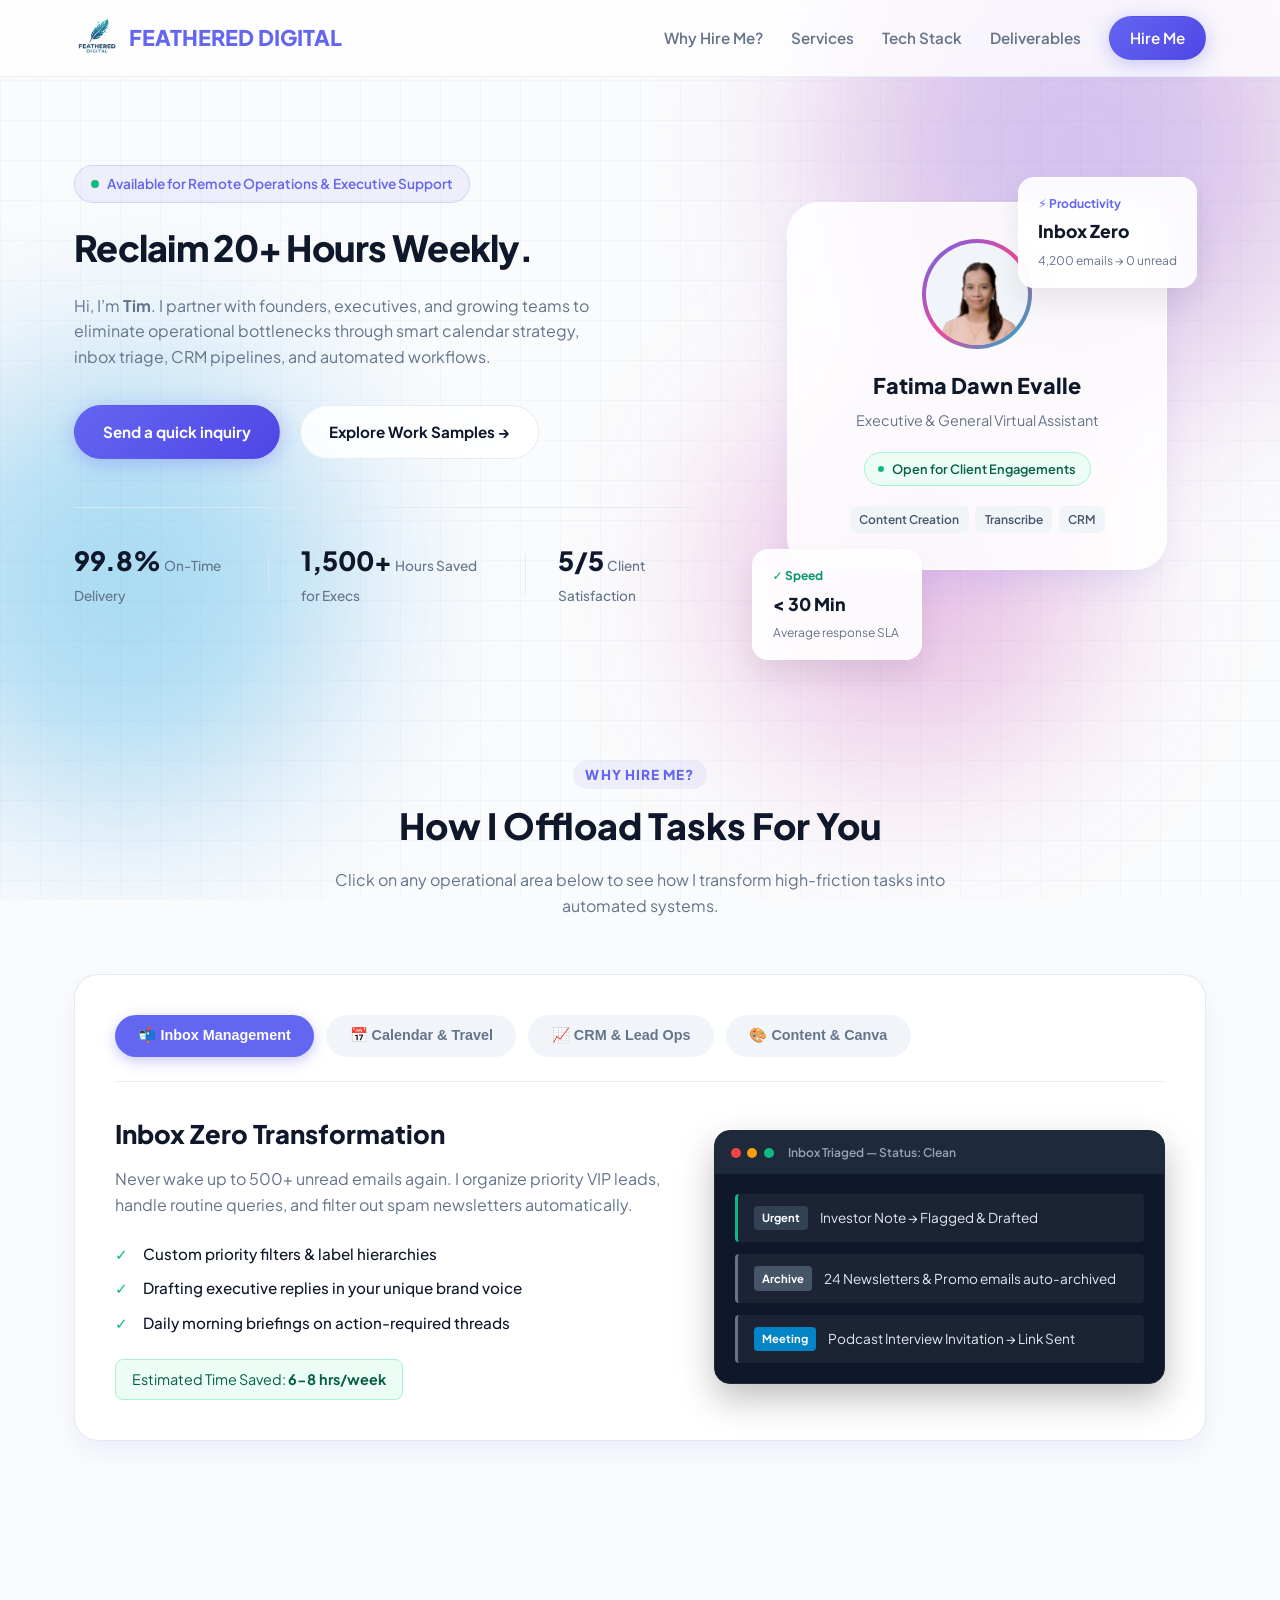
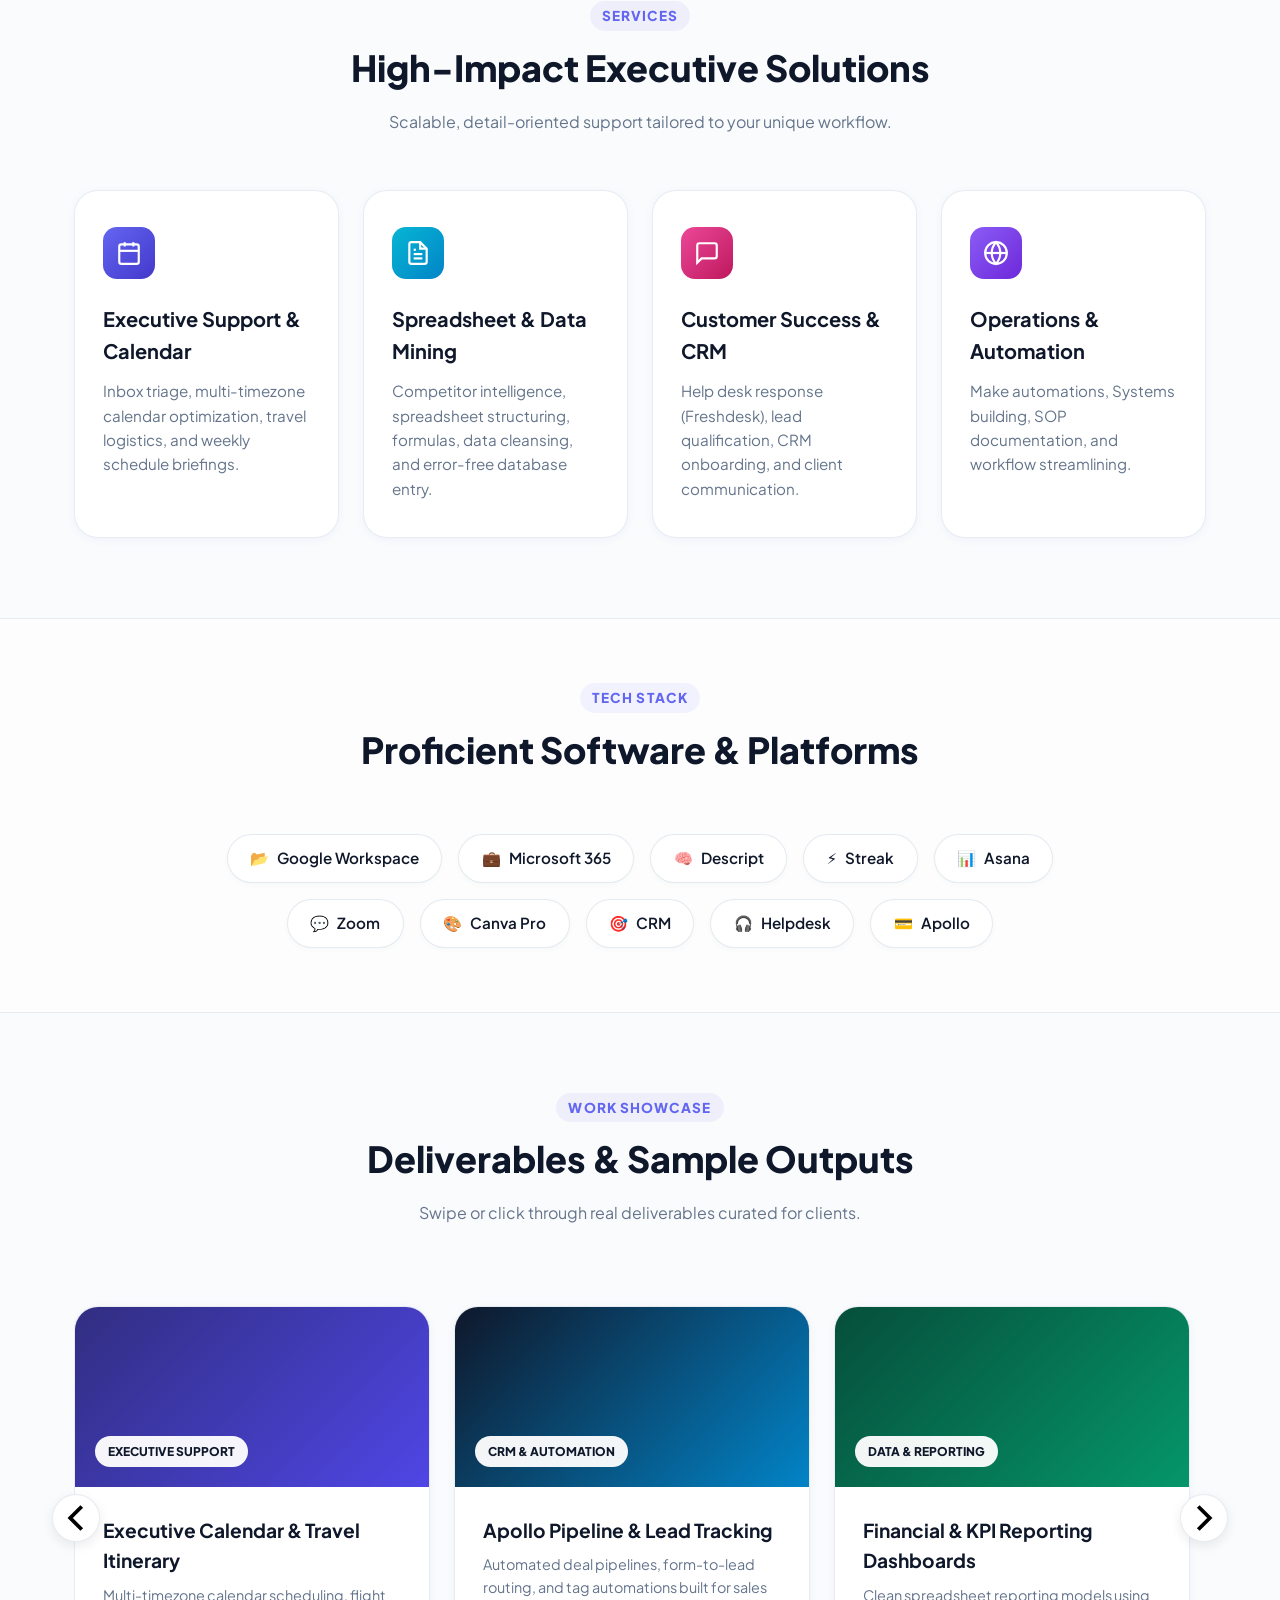
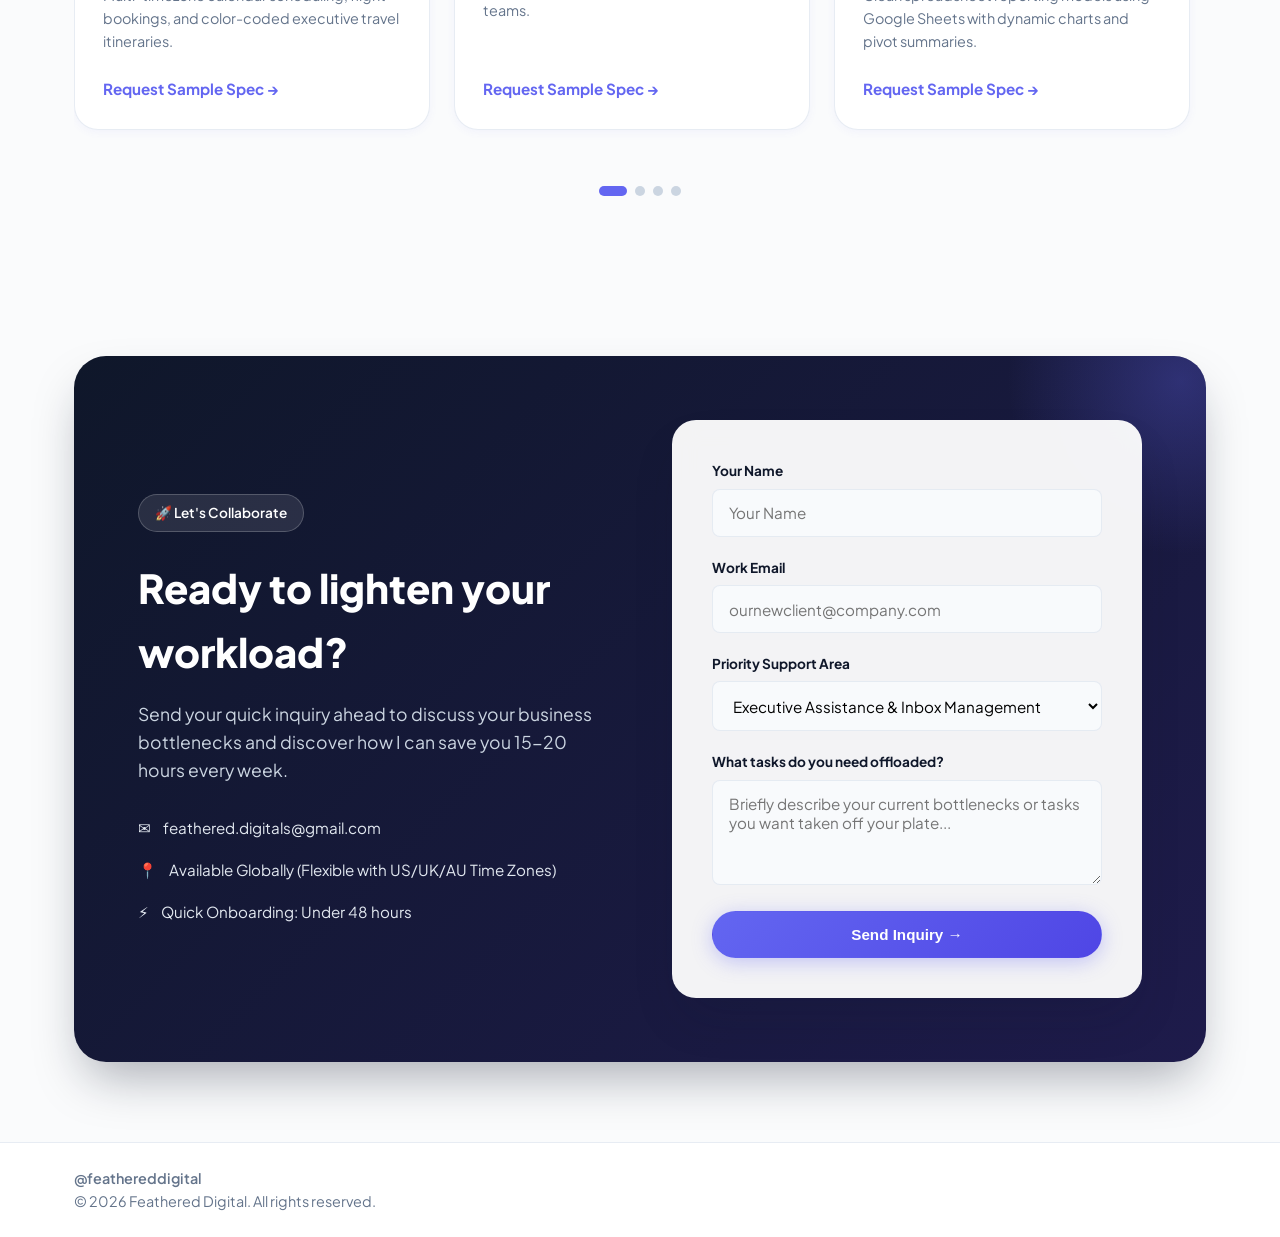
<file: index.html>
<!DOCTYPE html>
<html lang="en">
<head>
  <meta charset="UTF-8" />
  <meta name="viewport" content="width=device-width, initial-scale=1.0" />
  <title>Fatima Dawn Evalle | High-Impact Virtual Assistant</title>
  <link rel="stylesheet" href="style4.css" />
  <link rel="preconnect" href="https://fonts.googleapis.com">
  <link rel="preconnect" href="https://fonts.gstatic.com" crossorigin>
  <link href="https://fonts.googleapis.com/css2?family=Plus+Jakarta+Sans:wght@300;400;500;600;700;800&display=swap" rel="stylesheet">
  <link rel="stylesheet" href="https://cdnjs.cloudflare.com/ajax/libs/animate.css/4.1.1/animate.min.css" />
</head>
<body>

  <!-- Glowing Mesh Background Elements -->
  <div class="mesh-bg-container" aria-hidden="true">
    <div class="mesh-orb orb-1"></div>
    <div class="mesh-orb orb-2"></div>
    <div class="mesh-orb orb-3"></div>
    <div class="mesh-grid-pattern"></div>
  </div>

  <!-- Header -->
  <header class="navbar">
    <div class="container nav-container">
      <a href="#" class="logo">
        <img src="Logo Transparent.png" alt="Feathered Digital Logo" class="logo-img" />
        <span class="text-accent">FEATHERED DIGITAL</span>
      </a>
      
      <button class="nav-toggle" id="navToggle" aria-label="Toggle navigation">
        <span></span>
        <span></span>
        <span></span>
      </button>

      <nav class="nav-links" id="navLinks">
        <a href="#interactive-suite">Why Hire Me?</a>
        <a href="#services">Services</a>
        <a href="#skills">Tech Stack</a>
        <a href="#work-samples">Deliverables</a>
        <a href="#contact" class="btn btn-sm btn-primary glow-btn">Hire Me</a>
      </nav>
      
    </div>

  </header>

  <!-- Hero Section -->
  <section class="hero">
    <div class="container hero-grid">
      <div class="hero-content">
        <div class="badge-pill">
          <span class="pulse-dot"></span>
          <span>Available for Remote Operations & Executive Support</span>
        </div>
        
        <h1 class="hero-headline">
          Reclaim 20+ Hours Weekly. <br />
        </h1>
        
        <p class="hero-subtext">
          Hi, I’m <strong>Tim</strong>. I partner with founders, executives, and growing teams to eliminate operational bottlenecks through smart calendar strategy, inbox triage, CRM pipelines, and automated workflows.
        </p>
        
        <div class="hero-cta">
          <a href="#contact" class="btn btn-primary glow-btn">Send a quick inquiry</a>
          <a href="#work-samples" class="btn btn-glass">Explore Work Samples &rarr;</a>
        </div>
        
        <div class="hero-stats">
          <div class="stat-item">
            <span class="stat-number" data-target="99.8">99.8%</span>
            <span class="stat-label">On-Time Delivery</span>
          </div>
          <div class="stat-divider"></div>
          <div class="stat-item">
            <span class="stat-number" data-target="1500">1,500+</span>
            <span class="stat-label">Hours Saved for Execs</span>
          </div>
          <div class="stat-divider"></div>
          <div class="stat-item">
            <span class="stat-number" data-target="5">5/5</span>
            <span class="stat-label">Client Satisfaction</span>
          </div>
        </div>
      </div> 

      <div class="hero-visual">
        <div class="interactive-card-stack">
          <!-- Ambient Background Card -->
          <div class="floating-glass-card glass-top-right">
            <div class="pill-tag">⚡ Productivity</div>
            <p class="glass-metric">Inbox Zero</p>
            <span class="glass-sub">4,200 emails &rarr; 0 unread</span>
          </div>

          <!-- Main Founder Profile Card -->
          <div class="founder-card glow-card">
            <div class="founder-card-inner">
              <div class="avatar-ring">
                <div class="avatar-ph">
                  <img src="PP - Peach - Transparent.png" alt="Fatima Dawn Evalle" class="avatar-img" />
                </div>
              </div>
              <h3 class="founder-name">Fatima Dawn Evalle</h3>
              <p class="founder-role">Executive & General Virtual Assistant</p>
              
              <div class="status-chip">
                <span class="status-live"></span>
                <span>Open for Client Engagements</span>
              </div>
              
              <div class="tags-mini">
                <span>Content Creation</span>
                <span>Transcribe</span>
                <span>CRM</span>
              </div>
            </div>
          </div>

          <!-- Floating Badge -->
          <div class="floating-glass-card glass-bottom-left">
            <div class="pill-tag green-tag">✓ Speed</div>
            <p class="glass-metric">&lt; 30 Min</p>
            <span class="glass-sub">Average response SLA</span>
          </div>
        </div>
      </div>
    </div>
  </section>

  <!-- Interactive VA Task Preview Suite -->
  <section id="interactive-suite" class="interactive-suite">
    <div class="container">
      <div class="section-header">
        <span class="section-tag">WHY HIRE ME?</span>
        <h2>How I Offload Tasks For You</h2>
        <p>Click on any operational area below to see how I transform high-friction tasks into automated systems.</p>
      </div>

      <div class="interactive-panel glass-panel">
        <div class="tab-buttons" role="tablist">
          <button class="tab-btn active" data-tab="inbox">📬 Inbox Management</button>
          <button class="tab-btn" data-tab="calendar">📅 Calendar & Travel</button>
          <button class="tab-btn" data-tab="crm">📈 CRM & Lead Ops</button>
          <button class="tab-btn" data-tab="social">🎨 Content & Canva</button>
        </div>

        <div class="tab-contents">
          <!-- Tab 1 -->
          <div class="tab-pane active" id="tab-inbox">
            <div class="tab-grid">
              <div class="tab-text">
                <h3>Inbox Zero Transformation</h3>
                <p>Never wake up to 500+ unread emails again. I organize priority VIP leads, handle routine queries, and filter out spam newsletters automatically.</p>
                <ul class="check-list">
                  <li>Custom priority filters & label hierarchies</li>
                  <li>Drafting executive replies in your unique brand voice</li>
                  <li>Daily morning briefings on action-required threads</li>
                </ul>
                <div class="savings-badge">Estimated Time Saved: <strong>6-8 hrs/week</strong></div>
              </div>
              <div class="tab-visual-demo">
                <div class="demo-box">
                  <div class="demo-header">
                    <span class="circle-dot red"></span>
                    <span class="circle-dot yellow"></span>
                    <span class="circle-dot green"></span>
                    <span class="demo-title">Inbox Triaged — Status: Clean</span>
                  </div>
                  <div class="demo-content">
                    <div class="demo-row success"><span class="badge-mini">Urgent</span> Investor Note &rarr; Flagged & Drafted</div>
                    <div class="demo-row"><span class="badge-mini secondary">Archive</span> 24 Newsletters & Promo emails auto-archived</div>
                    <div class="demo-row"><span class="badge-mini info">Meeting</span> Podcast Interview Invitation &rarr; Link Sent</div>
                  </div>
                </div>
              </div>
            </div>
          </div>

          <!-- Tab 2 -->
          <div class="tab-pane" id="tab-calendar">
            <div class="tab-grid">
              <div class="tab-text">
                <h3>Seamless Calendar Harmonization</h3>
                <p>Protect deep focus time while keeping partner calls frictionless across US, European, and Asian time zones.</p>
                <ul class="check-list">
                  <li>Buffer time block allocation between client calls</li>
                  <li>Complete travel logistics, flight bookings, and color itineraries</li>
                  <li>Meeting agenda and pre-read delivery prior to calls</li>
                </ul>
                <div class="savings-badge">Estimated Time Saved: <strong>5 hrs/week</strong></div>
              </div>
              <div class="tab-visual-demo">
                <div class="demo-box">
                  <div class="demo-header">
                    <span class="circle-dot red"></span>
                    <span class="circle-dot yellow"></span>
                    <span class="circle-dot green"></span>
                    <span class="demo-title">Google Calendar — Optimized</span>
                  </div>
                  <div class="demo-content">
                    <div class="demo-row purple"><span class="badge-mini">09:00 - 11:30</span> 🛡️ Protected Deep Work Block</div>
                    <div class="demo-row blue"><span class="badge-mini">13:00 - 13:45</span> 🤝 Pitch Call w/ Partner (Brief Attached)</div>
                    <div class="demo-row yellow-bar"><span class="badge-mini">15:00 - 15:30</span> ✈️ Flight Check-in & Boarding Pass Sent</div>
                  </div>
                </div>
              </div>
            </div>
          </div>

          <!-- Tab 3 -->
          <div class="tab-pane" id="tab-crm">
            <div class="tab-grid">
              <div class="tab-text">
                <h3>CRM Cleanup & Automation</h3>
                <p>Clean contact data makes for strong closing rates.</p>
                <ul class="check-list">
                  <li>Lead enrichment, LinkedIn scraping, and verification</li>
                  <li>Make integrations from intake forms into CRM</li>
                  <li>Follow-up reminders so prospective deals never slip away</li>
                </ul>
                <div class="savings-badge">Estimated Time Saved: <strong>7-10 hrs/week</strong></div>
              </div>
              <div class="tab-visual-demo">
                <div class="demo-box">
                  <div class="demo-header">
                    <span class="circle-dot red"></span>
                    <span class="circle-dot yellow"></span>
                    <span class="circle-dot green"></span>
                    <span class="demo-title">Streak Deals Pipeline</span>
                  </div>
                  <div class="demo-content">
                    <div class="demo-row success"><span class="badge-mini">Automated</span> 34 Web leads verified & added to sequence</div>
                    <div class="demo-row"><span class="badge-mini info">Pipeline</span> Inbound Demo booked &rarr; Deal stage updated</div>
                    <div class="demo-row"><span class="badge-mini secondary">Streak</span> Workspace synced with Slack alerts</div>
                  </div>
                </div>
              </div>
            </div>
          </div>

          <!-- Tab 4 -->
          <div class="tab-pane" id="tab-social">
            <div class="tab-grid">
              <div class="tab-text">
                <h3>Visual Asset Design & Scheduling</h3>
                <p>Stay visible on social without spending your day inside Canva and scheduling tools.</p>
                <ul class="check-list">
                  <li>Clean Canva carousel and announcement graphics</li>
                  <li>Scheduling content across different social media platforms</li>
                  <li>Community moderation and comment reply drafting</li>
                </ul>
                <div class="savings-badge">Estimated Time Saved: <strong>6 hrs/week</strong></div>
              </div>
              <div class="tab-visual-demo">
                <div class="demo-box">
                  <div class="demo-header">
                    <span class="circle-dot red"></span>
                    <span class="circle-dot yellow"></span>
                    <span class="circle-dot green"></span>
                    <span class="demo-title">Content Pipeline & Buffer</span>
                  </div>
                  <div class="demo-content">
                    <div class="demo-row purple"><span class="badge-mini">Canva</span> 5 Multi-slide carousels generated</div>
                    <div class="demo-row blue"><span class="badge-mini">Queue</span> 14 LinkedIn posts queued for next 2 weeks</div>
                    <div class="demo-row success"><span class="badge-mini">Growth</span> Community DMs and mentions engaged</div>
                  </div>
                </div>
              </div>
            </div>
          </div>

        </div>
      </div>
    </div>
  </section>

  <!-- Core Services Section -->
  <section id="services" class="services">
    <div class="container">
      <div class="section-header">
        <span class="section-tag">Services</span>
        <h2>High-Impact Executive Solutions</h2>
        <p>Scalable, detail-oriented support tailored to your unique workflow.</p>
      </div>

      <div class="services-grid">
        <div class="service-card interactive-hover">
          <div class="service-icon-box gradient-icon-1">
            <svg viewBox="0 0 24 24" fill="none" stroke="currentColor" stroke-width="2">
              <rect x="3" y="4" width="18" height="18" rx="2" ry="2"></rect>
              <line x1="16" y1="2" x2="16" y2="6"></line>
              <line x1="8" y1="2" x2="8" y2="6"></line>
              <line x1="3" y1="10" x2="21" y2="10"></line>
            </svg>
          </div>
          <h3>Executive Support & Calendar</h3>
          <p>Inbox triage, multi-timezone calendar optimization, travel logistics, and weekly schedule briefings.</p>
        </div>

        <div class="service-card interactive-hover">
          <div class="service-icon-box gradient-icon-2">
            <svg viewBox="0 0 24 24" fill="none" stroke="currentColor" stroke-width="2">
              <path d="M14 2H6a2 2 0 0 0-2 2v16a2 2 0 0 0 2 2h12a2 2 0 0 0 2-2V8z"></path>
              <polyline points="14 2 14 8 20 8"></polyline>
              <line x1="16" y1="13" x2="8" y2="13"></line>
              <line x1="16" y1="17" x2="8" y2="17"></line>
              <polyline points="10 9 9 9 8 9"></polyline>
            </svg>
          </div>
          <h3>Spreadsheet & Data Mining</h3>
          <p>Competitor intelligence, spreadsheet structuring, formulas, data cleansing, and error-free database entry.</p>
        </div>

        <div class="service-card interactive-hover">
          <div class="service-icon-box gradient-icon-3">
            <svg viewBox="0 0 24 24" fill="none" stroke="currentColor" stroke-width="2">
              <path d="M21 15a2 2 0 0 1-2 2H7l-4 4V5a2 2 0 0 1 2-2h14a2 2 0 0 1 2 2z"></path>
            </svg>
          </div>
          <h3>Customer Success & CRM</h3>
          <p>Help desk response (Freshdesk), lead qualification, CRM onboarding, and client communication.</p>
        </div>

        <div class="service-card interactive-hover">
          <div class="service-icon-box gradient-icon-4">
            <svg viewBox="0 0 24 24" fill="none" stroke="currentColor" stroke-width="2">
              <circle cx="12" cy="12" r="10"></circle>
              <line x1="2" y1="12" x2="22" y2="12"></line>
              <path d="M12 2a15.3 15.3 0 0 1 4 10 15.3 15.3 0 0 1-4 10 15.3 15.3 0 0 1-4-10 15.3 15.3 0 0 1 4-10z"></path>
            </svg>
          </div>
          <h3>Operations & Automation</h3>
          <p>Make automations, Systems building, SOP documentation, and workflow streamlining.</p>
        </div>
      </div>
    </div>
  </section>

  <!-- Software Tools Section -->
  <section id="skills" class="skills-section">
    <div class="container">
      <div class="section-header">
        <span class="section-tag">Tech Stack</span>
        <h2>Proficient Software & Platforms</h2>
      </div>

      <div class="tools-grid">
        <div class="tool-badge"><span>📂</span> Google Workspace</div>
        <div class="tool-badge"><span>💼</span> Microsoft 365</div>
        <div class="tool-badge"><span>🧠</span> Descript</div>
        <div class="tool-badge"><span>⚡</span> Streak</div>
        <div class="tool-badge"><span>📊</span> Asana</div>
        <div class="tool-badge"><span>💬</span> Zoom</div>
        <div class="tool-badge"><span>🎨</span> Canva Pro</div>
        <div class="tool-badge"><span>🎯</span> CRM</div>
        <div class="tool-badge"><span>🎧</span> Helpdesk</div>
        <div class="tool-badge"><span>💳</span> Apollo</div>
      </div>
    </div>
  </section>

  <!-- Deliverables & Work Carousel -->
  <section id="work-samples" class="carousel-section">
    <div class="container">
      <div class="section-header">
        <span class="section-tag">Work Showcase</span>
        <h2>Deliverables & Sample Outputs</h2>
        <p>Swipe or click through real deliverables curated for clients.</p>
      </div>

      <div class="carousel-wrapper">
        <button class="carousel-btn prev-btn" id="carouselPrev" aria-label="Previous slide">
          <svg viewBox="0 0 24 24" fill="none" stroke="currentColor" stroke-width="2">
            <polyline points="15 18 9 12 15 6"></polyline>
          </svg>
        </button>

        <div class="carousel-track" id="carouselTrack">
          <!-- Slide 1 -->
          <div class="carousel-slide">
            <div class="slide-card interactive-hover">
              <div class="slide-visual bg-gradient-1">
                <span class="slide-category">Executive Support</span>
              </div>
              <div class="slide-body">
                <h3>Executive Calendar & Travel Itinerary</h3>
                <p>Multi-timezone calendar scheduling, flight bookings, and color-coded executive travel itineraries.</p>
                <a href="#contact" class="slide-link">Request Sample Spec &rarr;</a>
              </div>
            </div>
          </div>

          <!-- Slide 2 -->
          <div class="carousel-slide">
            <div class="slide-card interactive-hover">
              <div class="slide-visual bg-gradient-2">
                <span class="slide-category">CRM & Automation</span>
              </div>
              <div class="slide-body">
                <h3>Apollo Pipeline & Lead Tracking</h3>
                <p>Automated deal pipelines, form-to-lead routing, and tag automations built for sales teams.</p>
                <a href="#contact" class="slide-link">Request Sample Spec &rarr;</a>
              </div>
            </div>
          </div>

          <!-- Slide 3 -->
          <div class="carousel-slide">
            <div class="slide-card interactive-hover">
              <div class="slide-visual bg-gradient-3">
                <span class="slide-category">Data & Reporting</span>
              </div>
              <div class="slide-body">
                <h3>Financial & KPI Reporting Dashboards</h3>
                <p>Clean spreadsheet reporting models using Google Sheets with dynamic charts and pivot summaries.</p>
                <a href="#contact" class="slide-link">Request Sample Spec &rarr;</a>
              </div>
            </div>
          </div>

          <!-- Slide 4 -->
          <div class="carousel-slide">
            <div class="slide-card interactive-hover">
              <div class="slide-visual bg-gradient-4">
                <span class="slide-category">Graphic & Content</span>
              </div>
              <div class="slide-body">
                <h3>Social Media Asset Packs (Canva)</h3>
                <p>Branded slide decks, carousel graphics, and announcement banners optimized for LinkedIn & Instagram.</p>
                <a href="#contact" class="slide-link">Request Sample Spec &rarr;</a>
              </div>
            </div>
          </div>
        </div>

        <button class="carousel-btn next-btn" id="carouselNext" aria-label="Next slide">
          <svg viewBox="0 0 24 24" fill="none" stroke="currentColor" stroke-width="2">
            <polyline points="9 18 15 12 9 6"></polyline>
          </svg>
        </button>
      </div>

      <div class="carousel-dots" id="carouselDots"></div>
    </div>
  </section>

  <!-- Contact Section -->
  <section id="contact" class="contact">
    <div class="container">
      <div class="contact-card glow-card">
        <div class="contact-text">
          <span class="badge-pill light">🚀 Let's Collaborate</span>
          <h2>Ready to lighten your workload?</h2>
          <p>Send your quick inquiry ahead to discuss your business bottlenecks and discover how I can save you 15-20 hours every week.</p>
          
          <div class="contact-meta">
            <div class="meta-item">
              <span class="meta-icon">✉️</span> 
              <span>feathered.digitals@gmail.com</span>
            </div>
            <div class="meta-item">
              <span class="meta-icon">📍</span> 
              <span>Available Globally (Flexible with US/UK/AU Time Zones)</span>
            </div>
            <div class="meta-item">
              <span class="meta-icon">⚡</span> 
              <span>Quick Onboarding: Under 48 hours</span>
            </div>
          </div>
        </div>

        <form class="contact-form glass-form" onsubmit="event.preventDefault(); alert('Thank you! Fatima will get back to you within 24 hours.');">
          <div class="form-group">
            <label for="name">Your Name</label>
            <input type="text" id="name" placeholder="Your Name" required>
          </div>
          <div class="form-group">
            <label for="email">Work Email</label>
            <input type="email" id="email" placeholder="ournewclient@company.com" required>
          </div>
          <div class="form-group">
            <label for="service-needed">Priority Support Area</label>
            <select id="service-needed">
              <option value="general">Executive Assistance & Inbox Management</option>
              <option value="crm">CRM, Data & Apollo Automations</option>
              <option value="social">Social Media & Canva Content</option>
              <option value="full">Full Dedicated VA Retainer</option>
            </select>
          </div>
          <div class="form-group">
            <label for="message">What tasks do you need offloaded?</label>
            <textarea id="message" rows="4" placeholder="Briefly describe your current bottlenecks or tasks you want taken off your plate..."></textarea>
          </div>
          <button type="submit" class="btn btn-primary glow-btn btn-block">Send Inquiry &rarr;</button>
        </form>
      </div>
    </div>
  </section>

  <!-- Footer -->
  <footer class="footer">
    <div class="container footer-content">
      <div class="footer-links">
        <a href="https://www.facebook.com/feathereddigital/">@feathereddigital</a>
      </div>
      <div class="footer-ARR">
        <p>&copy; 2026 Feathered Digital. All rights reserved.</p>
      </div>
    </div>
  </footer>

  <!-- Calendly Badge Integration -->
  <link href="https://assets.calendly.com/assets/external/widget.css" rel="stylesheet">
  <script src="https://assets.calendly.com/assets/external/widget.js" type="text/javascript" async></script>
  <script type="text/javascript">
    window.onload = function() { 
      if(window.Calendly) {
        Calendly.initBadgeWidget({ 
          url: 'https://calendly.com/fdwn-vll', 
          text: 'Schedule a call with Fatima', 
          color: '#6366f1', 
          textColor: '#ffffff', 
          branding: false 
        }); 
      }
    };
  </script>

  <!-- Interactive JavaScript logic -->
  <script>
    // Tab Interaction
    const tabBtns = document.querySelectorAll('.tab-btn');
    const tabPanes = document.querySelectorAll('.tab-pane');

    tabBtns.forEach(btn => {
      btn.addEventListener('click', () => {
        tabBtns.forEach(b => b.classList.remove('active'));
        tabPanes.forEach(p => p.classList.remove('active'));

        btn.classList.add('active');
        const targetId = `tab-${btn.dataset.tab}`;
        const targetPane = document.getElementById(targetId);
        if (targetPane) targetPane.classList.add('active');
      });
    });

    // Mobile Navbar Toggle
    const navToggle = document.getElementById('navToggle');
    const navLinks = document.getElementById('navLinks');
    if(navToggle) {
      navToggle.addEventListener('click', () => {
        navLinks.classList.toggle('active');
      });
    }

    // Carousel Slider Logic
    const track = document.getElementById('carouselTrack');
    const prevBtn = document.getElementById('carouselPrev');
    const nextBtn = document.getElementById('carouselNext');
    const dotsContainer = document.getElementById('carouselDots');
    const slides = document.querySelectorAll('.carousel-slide');

    if (track && slides.length > 0) {
      slides.forEach((_, idx) => {
        const dot = document.createElement('div');
        dot.classList.add('dot');
        if (idx === 0) dot.classList.add('active');
        dot.addEventListener('click', () => {
          track.scrollTo({ left: slides[idx].offsetLeft - track.offsetLeft, behavior: 'smooth' });
        });
        dotsContainer.appendChild(dot);
      });

      const updateDots = () => {
        const scrollLeft = track.scrollLeft;
        slides.forEach((slide, idx) => {
          if (Math.abs(slide.offsetLeft - track.offsetLeft - scrollLeft) < slide.clientWidth / 2) {
            document.querySelectorAll('.dot').forEach(d => d.classList.remove('active'));
            dotsContainer.children[idx]?.classList.add('active');
          }
        });
      };

      track.addEventListener('scroll', updateDots);

      nextBtn.addEventListener('click', () => {
        track.scrollBy({ left: slides[0].clientWidth + 24, behavior: 'smooth' });
      });

      prevBtn.addEventListener('click', () => {
        track.scrollBy({ left: -(slides[0].clientWidth + 24), behavior: 'smooth' });
      });
    }
  </script>
</body>
</html>
</file>
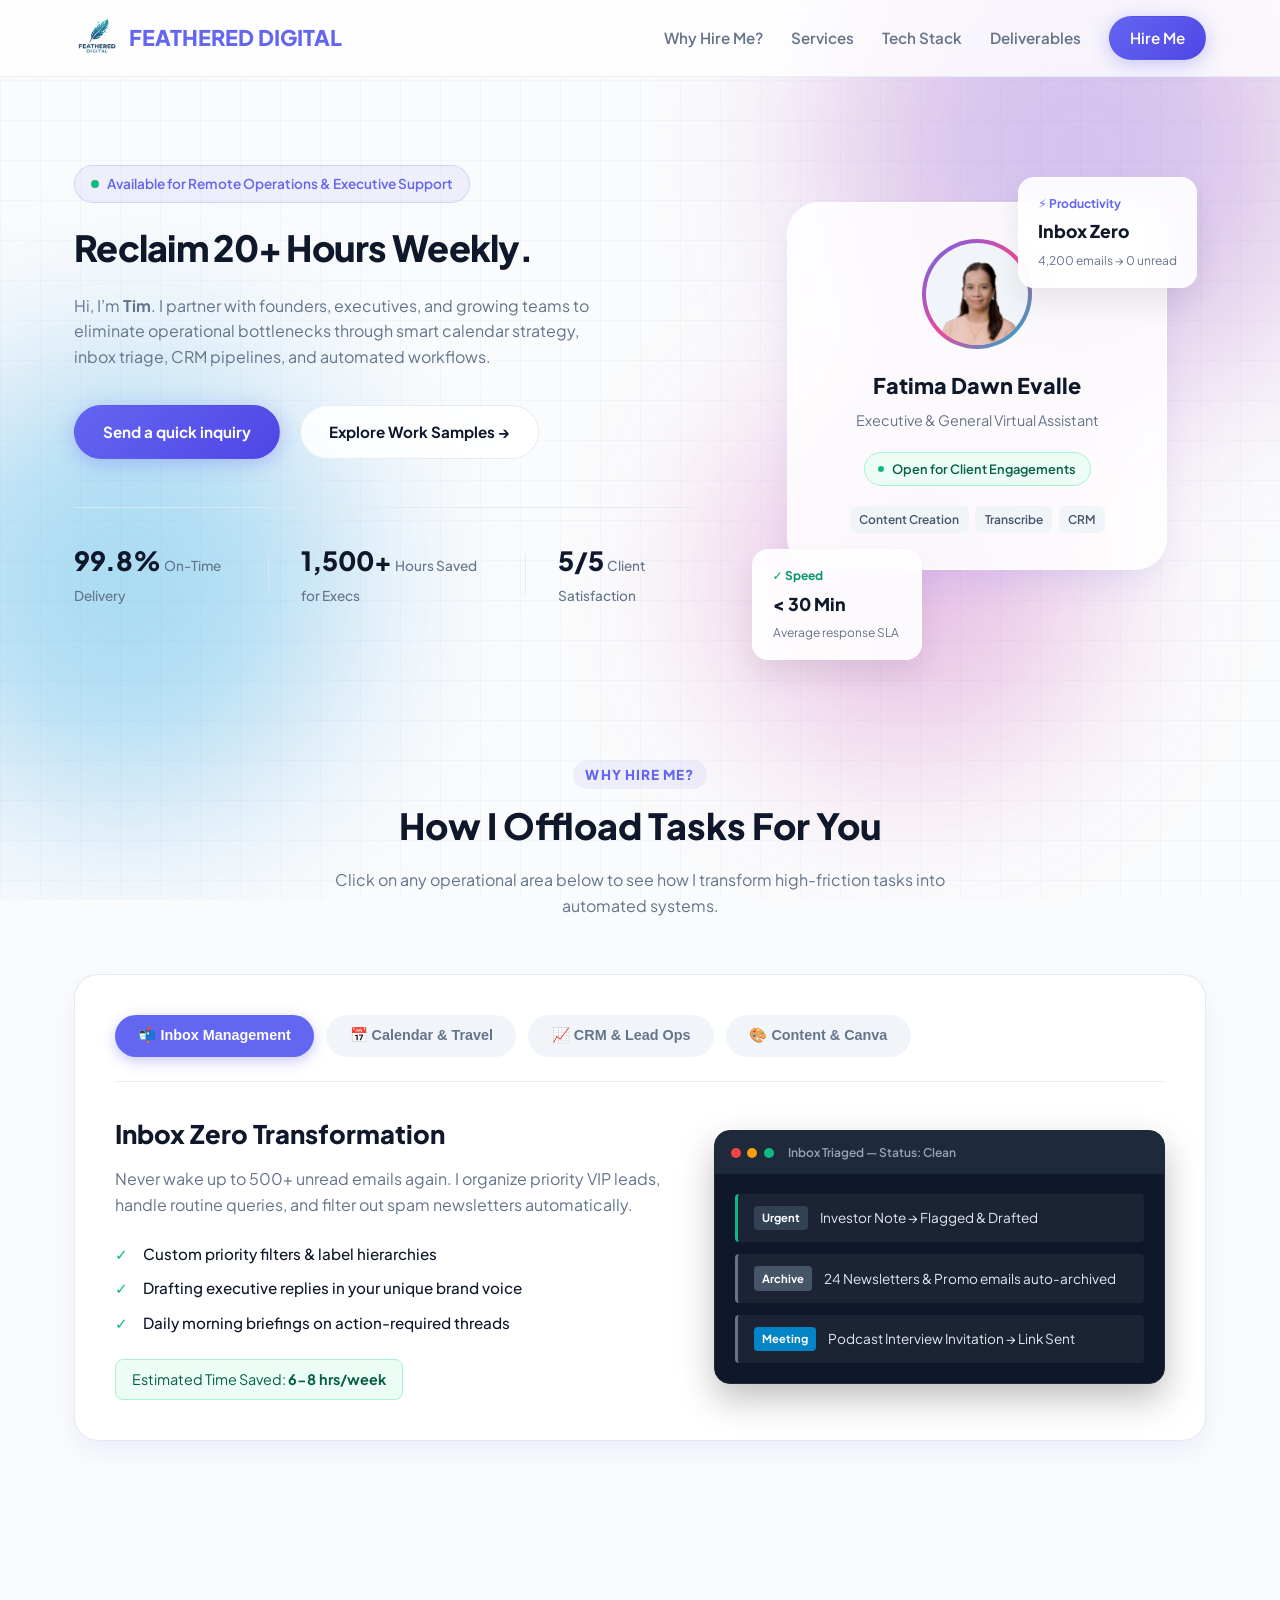
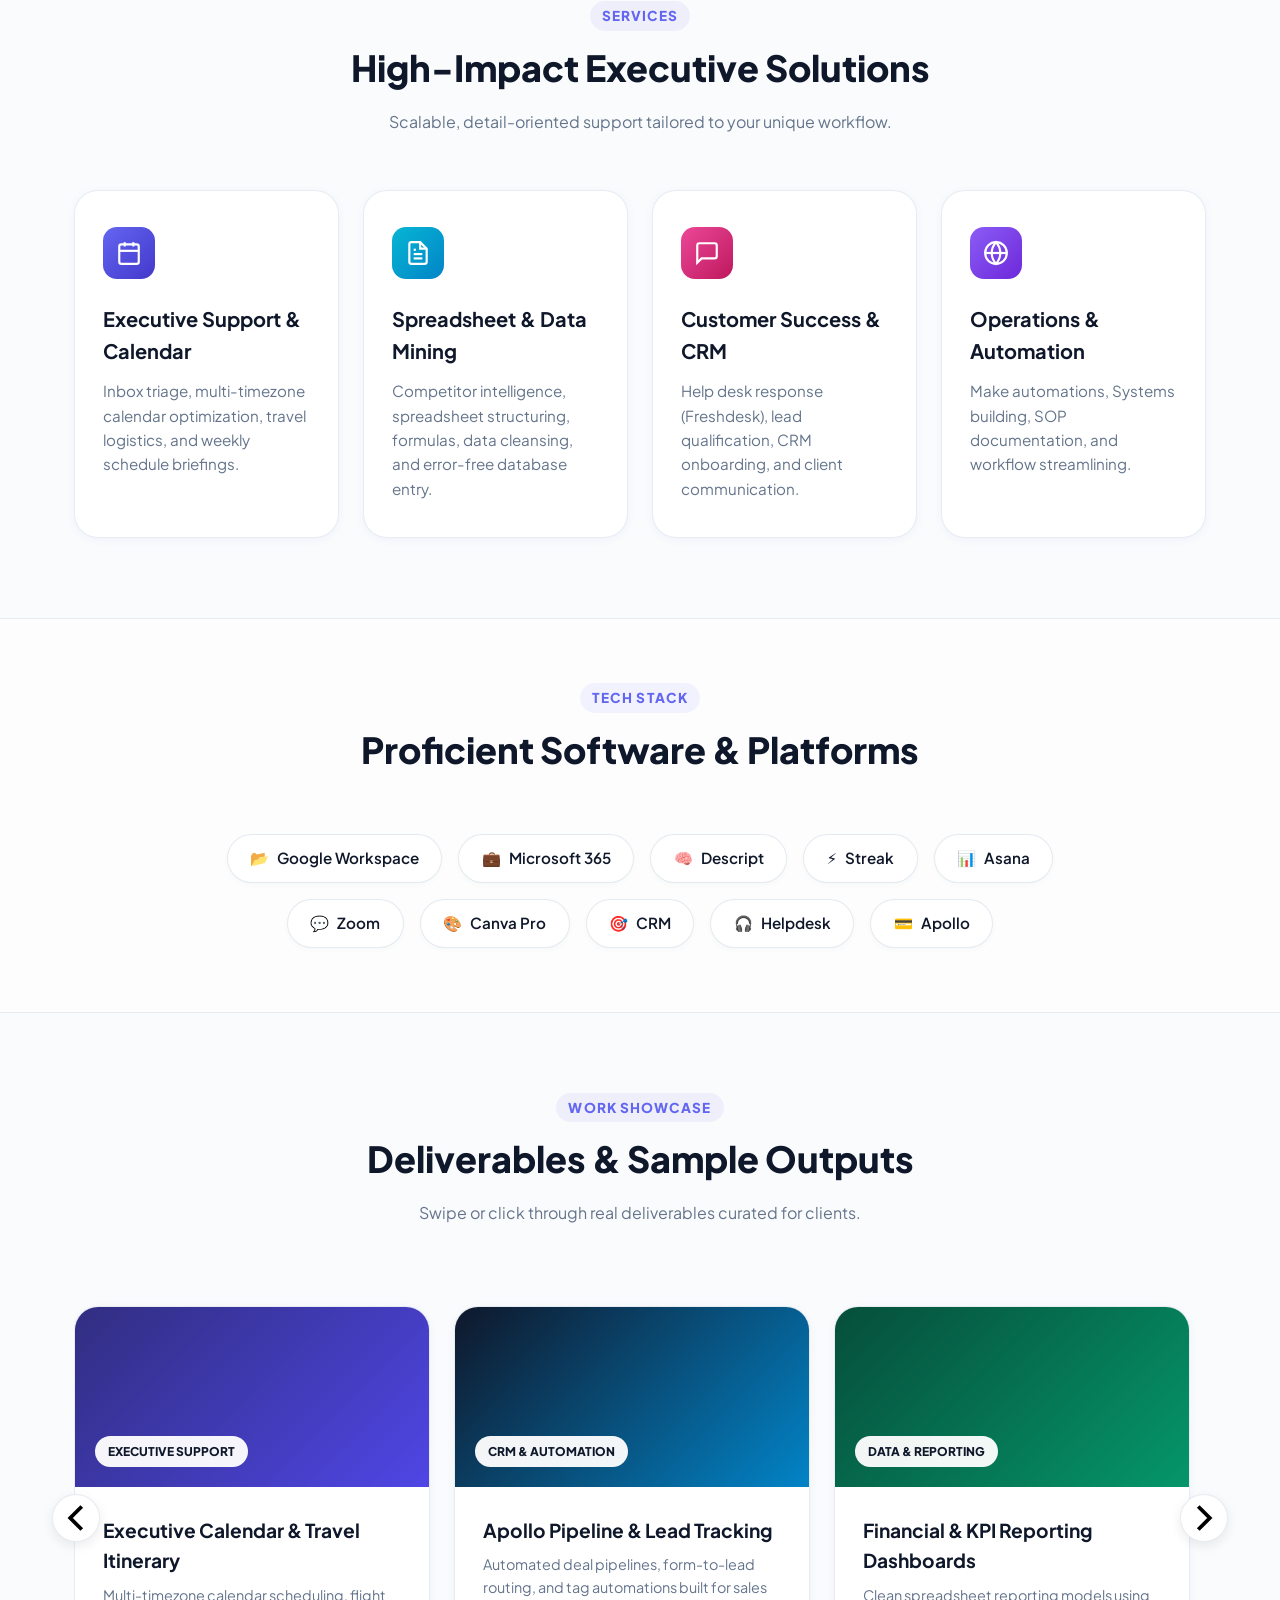
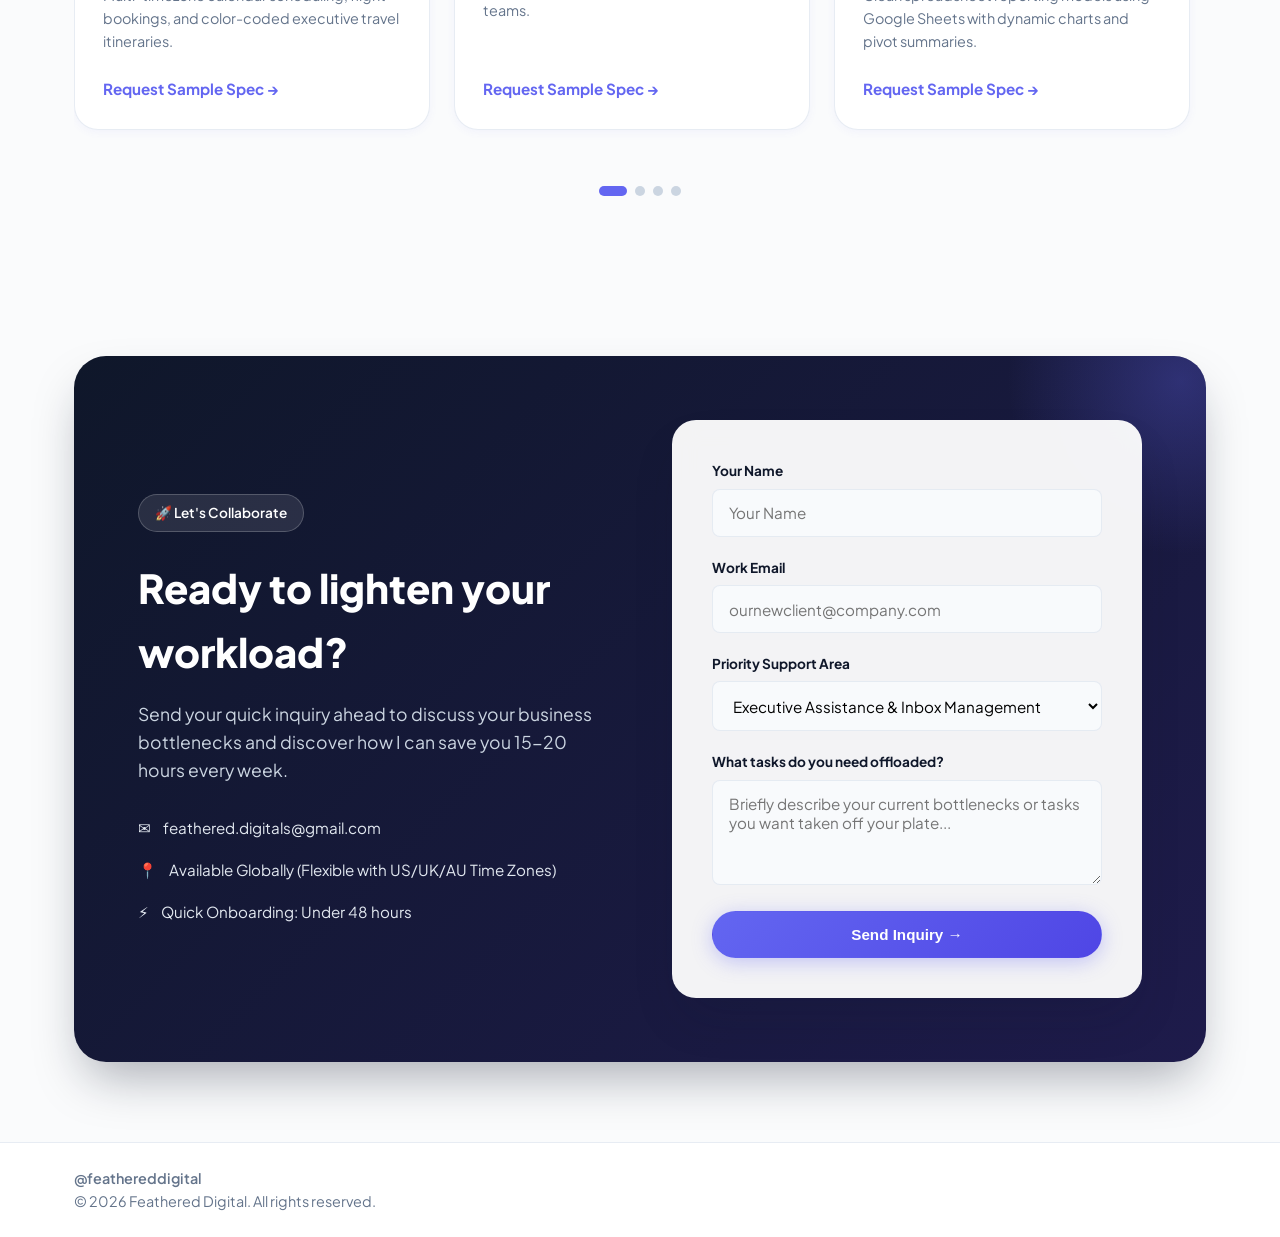
<file: index4.html>
<!DOCTYPE html>
<html lang="en">
<head>
  <meta charset="UTF-8" />
  <meta name="viewport" content="width=device-width, initial-scale=1.0" />
  <title>Fatima Dawn Evalle | High-Impact Virtual Assistant</title>
  <link rel="stylesheet" href="style4.css" />
  <link rel="preconnect" href="https://fonts.googleapis.com">
  <link rel="preconnect" href="https://fonts.gstatic.com" crossorigin>
  <link href="https://fonts.googleapis.com/css2?family=Plus+Jakarta+Sans:wght@300;400;500;600;700;800&display=swap" rel="stylesheet">
  <link rel="stylesheet" href="https://cdnjs.cloudflare.com/ajax/libs/animate.css/4.1.1/animate.min.css" />
</head>
<body>

  <!-- Glowing Mesh Background Elements -->
  <div class="mesh-bg-container" aria-hidden="true">
    <div class="mesh-orb orb-1"></div>
    <div class="mesh-orb orb-2"></div>
    <div class="mesh-orb orb-3"></div>
    <div class="mesh-grid-pattern"></div>
  </div>

  <!-- Header -->
  <header class="navbar">
    <div class="container nav-container">
      <a href="#" class="logo">
        <img src="Logo Transparent.png" alt="Feathered Digital Logo" class="logo-img" />
        <span class="text-accent">FEATHERED DIGITAL</span>
      </a>
      
      <button class="nav-toggle" id="navToggle" aria-label="Toggle navigation">
        <span></span>
        <span></span>
        <span></span>
      </button>

      <nav class="nav-links" id="navLinks">
        <a href="#interactive-suite">Why Hire Me?</a>
        <a href="#services">Services</a>
        <a href="#skills">Tech Stack</a>
        <a href="#work-samples">Deliverables</a>
        <a href="#contact" class="btn btn-sm btn-primary glow-btn">Hire Me</a>
      </nav>
      
    </div>

  </header>

  <!-- Hero Section -->
  <section class="hero">
    <div class="container hero-grid">
      <div class="hero-content">
        <div class="badge-pill">
          <span class="pulse-dot"></span>
          <span>Available for Remote Operations & Executive Support</span>
        </div>
        
        <h1 class="hero-headline">
          Reclaim 20+ Hours Weekly. <br />
        </h1>
        
        <p class="hero-subtext">
          Hi, I’m <strong>Tim</strong>. I partner with founders, executives, and growing teams to eliminate operational bottlenecks through smart calendar strategy, inbox triage, CRM pipelines, and automated workflows.
        </p>
        
        <div class="hero-cta">
          <a href="#contact" class="btn btn-primary glow-btn">Send a quick inquiry</a>
          <a href="#work-samples" class="btn btn-glass">Explore Work Samples &rarr;</a>
        </div>
        
        <div class="hero-stats">
          <div class="stat-item">
            <span class="stat-number" data-target="99.8">99.8%</span>
            <span class="stat-label">On-Time Delivery</span>
          </div>
          <div class="stat-divider"></div>
          <div class="stat-item">
            <span class="stat-number" data-target="1500">1,500+</span>
            <span class="stat-label">Hours Saved for Execs</span>
          </div>
          <div class="stat-divider"></div>
          <div class="stat-item">
            <span class="stat-number" data-target="5">5/5</span>
            <span class="stat-label">Client Satisfaction</span>
          </div>
        </div>
      </div> 

      <div class="hero-visual">
        <div class="interactive-card-stack">
          <!-- Ambient Background Card -->
          <div class="floating-glass-card glass-top-right">
            <div class="pill-tag">⚡ Productivity</div>
            <p class="glass-metric">Inbox Zero</p>
            <span class="glass-sub">4,200 emails &rarr; 0 unread</span>
          </div>

          <!-- Main Founder Profile Card -->
          <div class="founder-card glow-card">
            <div class="founder-card-inner">
              <div class="avatar-ring">
                <div class="avatar-ph">
                  <img src="PP - Peach - Transparent.png" alt="Fatima Dawn Evalle" class="avatar-img" />
                </div>
              </div>
              <h3 class="founder-name">Fatima Dawn Evalle</h3>
              <p class="founder-role">Executive & General Virtual Assistant</p>
              
              <div class="status-chip">
                <span class="status-live"></span>
                <span>Open for Client Engagements</span>
              </div>
              
              <div class="tags-mini">
                <span>Content Creation</span>
                <span>Transcribe</span>
                <span>CRM</span>
              </div>
            </div>
          </div>

          <!-- Floating Badge -->
          <div class="floating-glass-card glass-bottom-left">
            <div class="pill-tag green-tag">✓ Speed</div>
            <p class="glass-metric">&lt; 30 Min</p>
            <span class="glass-sub">Average response SLA</span>
          </div>
        </div>
      </div>
    </div>
  </section>

  <!-- Interactive VA Task Preview Suite -->
  <section id="interactive-suite" class="interactive-suite">
    <div class="container">
      <div class="section-header">
        <span class="section-tag">WHY HIRE ME?</span>
        <h2>How I Offload Tasks For You</h2>
        <p>Click on any operational area below to see how I transform high-friction tasks into automated systems.</p>
      </div>

      <div class="interactive-panel glass-panel">
        <div class="tab-buttons" role="tablist">
          <button class="tab-btn active" data-tab="inbox">📬 Inbox Management</button>
          <button class="tab-btn" data-tab="calendar">📅 Calendar & Travel</button>
          <button class="tab-btn" data-tab="crm">📈 CRM & Lead Ops</button>
          <button class="tab-btn" data-tab="social">🎨 Content & Canva</button>
        </div>

        <div class="tab-contents">
          <!-- Tab 1 -->
          <div class="tab-pane active" id="tab-inbox">
            <div class="tab-grid">
              <div class="tab-text">
                <h3>Inbox Zero Transformation</h3>
                <p>Never wake up to 500+ unread emails again. I organize priority VIP leads, handle routine queries, and filter out spam newsletters automatically.</p>
                <ul class="check-list">
                  <li>Custom priority filters & label hierarchies</li>
                  <li>Drafting executive replies in your unique brand voice</li>
                  <li>Daily morning briefings on action-required threads</li>
                </ul>
                <div class="savings-badge">Estimated Time Saved: <strong>6-8 hrs/week</strong></div>
              </div>
              <div class="tab-visual-demo">
                <div class="demo-box">
                  <div class="demo-header">
                    <span class="circle-dot red"></span>
                    <span class="circle-dot yellow"></span>
                    <span class="circle-dot green"></span>
                    <span class="demo-title">Inbox Triaged — Status: Clean</span>
                  </div>
                  <div class="demo-content">
                    <div class="demo-row success"><span class="badge-mini">Urgent</span> Investor Note &rarr; Flagged & Drafted</div>
                    <div class="demo-row"><span class="badge-mini secondary">Archive</span> 24 Newsletters & Promo emails auto-archived</div>
                    <div class="demo-row"><span class="badge-mini info">Meeting</span> Podcast Interview Invitation &rarr; Link Sent</div>
                  </div>
                </div>
              </div>
            </div>
          </div>

          <!-- Tab 2 -->
          <div class="tab-pane" id="tab-calendar">
            <div class="tab-grid">
              <div class="tab-text">
                <h3>Seamless Calendar Harmonization</h3>
                <p>Protect deep focus time while keeping partner calls frictionless across US, European, and Asian time zones.</p>
                <ul class="check-list">
                  <li>Buffer time block allocation between client calls</li>
                  <li>Complete travel logistics, flight bookings, and color itineraries</li>
                  <li>Meeting agenda and pre-read delivery prior to calls</li>
                </ul>
                <div class="savings-badge">Estimated Time Saved: <strong>5 hrs/week</strong></div>
              </div>
              <div class="tab-visual-demo">
                <div class="demo-box">
                  <div class="demo-header">
                    <span class="circle-dot red"></span>
                    <span class="circle-dot yellow"></span>
                    <span class="circle-dot green"></span>
                    <span class="demo-title">Google Calendar — Optimized</span>
                  </div>
                  <div class="demo-content">
                    <div class="demo-row purple"><span class="badge-mini">09:00 - 11:30</span> 🛡️ Protected Deep Work Block</div>
                    <div class="demo-row blue"><span class="badge-mini">13:00 - 13:45</span> 🤝 Pitch Call w/ Partner (Brief Attached)</div>
                    <div class="demo-row yellow-bar"><span class="badge-mini">15:00 - 15:30</span> ✈️ Flight Check-in & Boarding Pass Sent</div>
                  </div>
                </div>
              </div>
            </div>
          </div>

          <!-- Tab 3 -->
          <div class="tab-pane" id="tab-crm">
            <div class="tab-grid">
              <div class="tab-text">
                <h3>CRM Cleanup & Automation</h3>
                <p>Clean contact data makes for strong closing rates.</p>
                <ul class="check-list">
                  <li>Lead enrichment, LinkedIn scraping, and verification</li>
                  <li>Make integrations from intake forms into CRM</li>
                  <li>Follow-up reminders so prospective deals never slip away</li>
                </ul>
                <div class="savings-badge">Estimated Time Saved: <strong>7-10 hrs/week</strong></div>
              </div>
              <div class="tab-visual-demo">
                <div class="demo-box">
                  <div class="demo-header">
                    <span class="circle-dot red"></span>
                    <span class="circle-dot yellow"></span>
                    <span class="circle-dot green"></span>
                    <span class="demo-title">Streak Deals Pipeline</span>
                  </div>
                  <div class="demo-content">
                    <div class="demo-row success"><span class="badge-mini">Automated</span> 34 Web leads verified & added to sequence</div>
                    <div class="demo-row"><span class="badge-mini info">Pipeline</span> Inbound Demo booked &rarr; Deal stage updated</div>
                    <div class="demo-row"><span class="badge-mini secondary">Streak</span> Workspace synced with Slack alerts</div>
                  </div>
                </div>
              </div>
            </div>
          </div>

          <!-- Tab 4 -->
          <div class="tab-pane" id="tab-social">
            <div class="tab-grid">
              <div class="tab-text">
                <h3>Visual Asset Design & Scheduling</h3>
                <p>Stay visible on social without spending your day inside Canva and scheduling tools.</p>
                <ul class="check-list">
                  <li>Clean Canva carousel and announcement graphics</li>
                  <li>Scheduling content across different social media platforms</li>
                  <li>Community moderation and comment reply drafting</li>
                </ul>
                <div class="savings-badge">Estimated Time Saved: <strong>6 hrs/week</strong></div>
              </div>
              <div class="tab-visual-demo">
                <div class="demo-box">
                  <div class="demo-header">
                    <span class="circle-dot red"></span>
                    <span class="circle-dot yellow"></span>
                    <span class="circle-dot green"></span>
                    <span class="demo-title">Content Pipeline & Buffer</span>
                  </div>
                  <div class="demo-content">
                    <div class="demo-row purple"><span class="badge-mini">Canva</span> 5 Multi-slide carousels generated</div>
                    <div class="demo-row blue"><span class="badge-mini">Queue</span> 14 LinkedIn posts queued for next 2 weeks</div>
                    <div class="demo-row success"><span class="badge-mini">Growth</span> Community DMs and mentions engaged</div>
                  </div>
                </div>
              </div>
            </div>
          </div>

        </div>
      </div>
    </div>
  </section>

  <!-- Core Services Section -->
  <section id="services" class="services">
    <div class="container">
      <div class="section-header">
        <span class="section-tag">Services</span>
        <h2>High-Impact Executive Solutions</h2>
        <p>Scalable, detail-oriented support tailored to your unique workflow.</p>
      </div>

      <div class="services-grid">
        <div class="service-card interactive-hover">
          <div class="service-icon-box gradient-icon-1">
            <svg viewBox="0 0 24 24" fill="none" stroke="currentColor" stroke-width="2">
              <rect x="3" y="4" width="18" height="18" rx="2" ry="2"></rect>
              <line x1="16" y1="2" x2="16" y2="6"></line>
              <line x1="8" y1="2" x2="8" y2="6"></line>
              <line x1="3" y1="10" x2="21" y2="10"></line>
            </svg>
          </div>
          <h3>Executive Support & Calendar</h3>
          <p>Inbox triage, multi-timezone calendar optimization, travel logistics, and weekly schedule briefings.</p>
        </div>

        <div class="service-card interactive-hover">
          <div class="service-icon-box gradient-icon-2">
            <svg viewBox="0 0 24 24" fill="none" stroke="currentColor" stroke-width="2">
              <path d="M14 2H6a2 2 0 0 0-2 2v16a2 2 0 0 0 2 2h12a2 2 0 0 0 2-2V8z"></path>
              <polyline points="14 2 14 8 20 8"></polyline>
              <line x1="16" y1="13" x2="8" y2="13"></line>
              <line x1="16" y1="17" x2="8" y2="17"></line>
              <polyline points="10 9 9 9 8 9"></polyline>
            </svg>
          </div>
          <h3>Spreadsheet & Data Mining</h3>
          <p>Competitor intelligence, spreadsheet structuring, formulas, data cleansing, and error-free database entry.</p>
        </div>

        <div class="service-card interactive-hover">
          <div class="service-icon-box gradient-icon-3">
            <svg viewBox="0 0 24 24" fill="none" stroke="currentColor" stroke-width="2">
              <path d="M21 15a2 2 0 0 1-2 2H7l-4 4V5a2 2 0 0 1 2-2h14a2 2 0 0 1 2 2z"></path>
            </svg>
          </div>
          <h3>Customer Success & CRM</h3>
          <p>Help desk response (Freshdesk), lead qualification, CRM onboarding, and client communication.</p>
        </div>

        <div class="service-card interactive-hover">
          <div class="service-icon-box gradient-icon-4">
            <svg viewBox="0 0 24 24" fill="none" stroke="currentColor" stroke-width="2">
              <circle cx="12" cy="12" r="10"></circle>
              <line x1="2" y1="12" x2="22" y2="12"></line>
              <path d="M12 2a15.3 15.3 0 0 1 4 10 15.3 15.3 0 0 1-4 10 15.3 15.3 0 0 1-4-10 15.3 15.3 0 0 1 4-10z"></path>
            </svg>
          </div>
          <h3>Operations & Automation</h3>
          <p>Make automations, Systems building, SOP documentation, and workflow streamlining.</p>
        </div>
      </div>
    </div>
  </section>

  <!-- Software Tools Section -->
  <section id="skills" class="skills-section">
    <div class="container">
      <div class="section-header">
        <span class="section-tag">Tech Stack</span>
        <h2>Proficient Software & Platforms</h2>
      </div>

      <div class="tools-grid">
        <div class="tool-badge"><span>📂</span> Google Workspace</div>
        <div class="tool-badge"><span>💼</span> Microsoft 365</div>
        <div class="tool-badge"><span>🧠</span> Descript</div>
        <div class="tool-badge"><span>⚡</span> Streak</div>
        <div class="tool-badge"><span>📊</span> Asana</div>
        <div class="tool-badge"><span>💬</span> Zoom</div>
        <div class="tool-badge"><span>🎨</span> Canva Pro</div>
        <div class="tool-badge"><span>🎯</span> CRM</div>
        <div class="tool-badge"><span>🎧</span> Helpdesk</div>
        <div class="tool-badge"><span>💳</span> Apollo</div>
      </div>
    </div>
  </section>

  <!-- Deliverables & Work Carousel -->
  <section id="work-samples" class="carousel-section">
    <div class="container">
      <div class="section-header">
        <span class="section-tag">Work Showcase</span>
        <h2>Deliverables & Sample Outputs</h2>
        <p>Swipe or click through real deliverables curated for clients.</p>
      </div>

      <div class="carousel-wrapper">
        <button class="carousel-btn prev-btn" id="carouselPrev" aria-label="Previous slide">
          <svg viewBox="0 0 24 24" fill="none" stroke="currentColor" stroke-width="2">
            <polyline points="15 18 9 12 15 6"></polyline>
          </svg>
        </button>

        <div class="carousel-track" id="carouselTrack">
          <!-- Slide 1 -->
          <div class="carousel-slide">
            <div class="slide-card interactive-hover">
              <div class="slide-visual bg-gradient-1">
                <span class="slide-category">Executive Support</span>
              </div>
              <div class="slide-body">
                <h3>Executive Calendar & Travel Itinerary</h3>
                <p>Multi-timezone calendar scheduling, flight bookings, and color-coded executive travel itineraries.</p>
                <a href="#contact" class="slide-link">Request Sample Spec &rarr;</a>
              </div>
            </div>
          </div>

          <!-- Slide 2 -->
          <div class="carousel-slide">
            <div class="slide-card interactive-hover">
              <div class="slide-visual bg-gradient-2">
                <span class="slide-category">CRM & Automation</span>
              </div>
              <div class="slide-body">
                <h3>Apollo Pipeline & Lead Tracking</h3>
                <p>Automated deal pipelines, form-to-lead routing, and tag automations built for sales teams.</p>
                <a href="#contact" class="slide-link">Request Sample Spec &rarr;</a>
              </div>
            </div>
          </div>

          <!-- Slide 3 -->
          <div class="carousel-slide">
            <div class="slide-card interactive-hover">
              <div class="slide-visual bg-gradient-3">
                <span class="slide-category">Data & Reporting</span>
              </div>
              <div class="slide-body">
                <h3>Financial & KPI Reporting Dashboards</h3>
                <p>Clean spreadsheet reporting models using Google Sheets with dynamic charts and pivot summaries.</p>
                <a href="#contact" class="slide-link">Request Sample Spec &rarr;</a>
              </div>
            </div>
          </div>

          <!-- Slide 4 -->
          <div class="carousel-slide">
            <div class="slide-card interactive-hover">
              <div class="slide-visual bg-gradient-4">
                <span class="slide-category">Graphic & Content</span>
              </div>
              <div class="slide-body">
                <h3>Social Media Asset Packs (Canva)</h3>
                <p>Branded slide decks, carousel graphics, and announcement banners optimized for LinkedIn & Instagram.</p>
                <a href="#contact" class="slide-link">Request Sample Spec &rarr;</a>
              </div>
            </div>
          </div>
        </div>

        <button class="carousel-btn next-btn" id="carouselNext" aria-label="Next slide">
          <svg viewBox="0 0 24 24" fill="none" stroke="currentColor" stroke-width="2">
            <polyline points="9 18 15 12 9 6"></polyline>
          </svg>
        </button>
      </div>

      <div class="carousel-dots" id="carouselDots"></div>
    </div>
  </section>

  <!-- Contact Section -->
  <section id="contact" class="contact">
    <div class="container">
      <div class="contact-card glow-card">
        <div class="contact-text">
          <span class="badge-pill light">🚀 Let's Collaborate</span>
          <h2>Ready to lighten your workload?</h2>
          <p>Send your quick inquiry ahead to discuss your business bottlenecks and discover how I can save you 15-20 hours every week.</p>
          
          <div class="contact-meta">
            <div class="meta-item">
              <span class="meta-icon">✉️</span> 
              <span>feathered.digitals@gmail.com</span>
            </div>
            <div class="meta-item">
              <span class="meta-icon">📍</span> 
              <span>Available Globally (Flexible with US/UK/AU Time Zones)</span>
            </div>
            <div class="meta-item">
              <span class="meta-icon">⚡</span> 
              <span>Quick Onboarding: Under 48 hours</span>
            </div>
          </div>
        </div>

        <form class="contact-form glass-form" onsubmit="event.preventDefault(); alert('Thank you! Fatima will get back to you within 24 hours.');">
          <div class="form-group">
            <label for="name">Your Name</label>
            <input type="text" id="name" placeholder="Your Name" required>
          </div>
          <div class="form-group">
            <label for="email">Work Email</label>
            <input type="email" id="email" placeholder="ournewclient@company.com" required>
          </div>
          <div class="form-group">
            <label for="service-needed">Priority Support Area</label>
            <select id="service-needed">
              <option value="general">Executive Assistance & Inbox Management</option>
              <option value="crm">CRM, Data & Apollo Automations</option>
              <option value="social">Social Media & Canva Content</option>
              <option value="full">Full Dedicated VA Retainer</option>
            </select>
          </div>
          <div class="form-group">
            <label for="message">What tasks do you need offloaded?</label>
            <textarea id="message" rows="4" placeholder="Briefly describe your current bottlenecks or tasks you want taken off your plate..."></textarea>
          </div>
          <button type="submit" class="btn btn-primary glow-btn btn-block">Send Inquiry &rarr;</button>
        </form>
      </div>
    </div>
  </section>

  <!-- Footer -->
  <footer class="footer">
    <div class="container footer-content">
      <div class="footer-links">
        <a href="https://www.facebook.com/feathereddigital/">@feathereddigital</a>
      </div>
      <div class="footer-ARR">
        <p>&copy; 2026 Feathered Digital. All rights reserved.</p>
      </div>
    </div>
  </footer>

  <!-- Calendly Badge Integration -->
  <link href="https://assets.calendly.com/assets/external/widget.css" rel="stylesheet">
  <script src="https://assets.calendly.com/assets/external/widget.js" type="text/javascript" async></script>
  <script type="text/javascript">
    window.onload = function() { 
      if(window.Calendly) {
        Calendly.initBadgeWidget({ 
          url: 'https://calendly.com/fdwn-vll', 
          text: 'Schedule a call with Fatima', 
          color: '#6366f1', 
          textColor: '#ffffff', 
          branding: false 
        }); 
      }
    };
  </script>

  <!-- Interactive JavaScript logic -->
  <script>
    // Tab Interaction
    const tabBtns = document.querySelectorAll('.tab-btn');
    const tabPanes = document.querySelectorAll('.tab-pane');

    tabBtns.forEach(btn => {
      btn.addEventListener('click', () => {
        tabBtns.forEach(b => b.classList.remove('active'));
        tabPanes.forEach(p => p.classList.remove('active'));

        btn.classList.add('active');
        const targetId = `tab-${btn.dataset.tab}`;
        const targetPane = document.getElementById(targetId);
        if (targetPane) targetPane.classList.add('active');
      });
    });

    // Mobile Navbar Toggle
    const navToggle = document.getElementById('navToggle');
    const navLinks = document.getElementById('navLinks');
    if(navToggle) {
      navToggle.addEventListener('click', () => {
        navLinks.classList.toggle('active');
      });
    }

    // Carousel Slider Logic
    const track = document.getElementById('carouselTrack');
    const prevBtn = document.getElementById('carouselPrev');
    const nextBtn = document.getElementById('carouselNext');
    const dotsContainer = document.getElementById('carouselDots');
    const slides = document.querySelectorAll('.carousel-slide');

    if (track && slides.length > 0) {
      slides.forEach((_, idx) => {
        const dot = document.createElement('div');
        dot.classList.add('dot');
        if (idx === 0) dot.classList.add('active');
        dot.addEventListener('click', () => {
          track.scrollTo({ left: slides[idx].offsetLeft - track.offsetLeft, behavior: 'smooth' });
        });
        dotsContainer.appendChild(dot);
      });

      const updateDots = () => {
        const scrollLeft = track.scrollLeft;
        slides.forEach((slide, idx) => {
          if (Math.abs(slide.offsetLeft - track.offsetLeft - scrollLeft) < slide.clientWidth / 2) {
            document.querySelectorAll('.dot').forEach(d => d.classList.remove('active'));
            dotsContainer.children[idx]?.classList.add('active');
          }
        });
      };

      track.addEventListener('scroll', updateDots);

      nextBtn.addEventListener('click', () => {
        track.scrollBy({ left: slides[0].clientWidth + 24, behavior: 'smooth' });
      });

      prevBtn.addEventListener('click', () => {
        track.scrollBy({ left: -(slides[0].clientWidth + 24), behavior: 'smooth' });
      });
    }
  </script>
</body>
</html>
</file>
<file: style4.css>
/* ==========================================================================
   Modern & Colorful Stylesheet
   ========================================================================== */
:root {
  --primary: #6366f1;
  --primary-hover: #4f46e5;
  --accent-pink: #ec4899;
  --accent-teal: #06b6d4;
  --accent-amber: #f59e0b;
  --accent-purple: #8b5cf6;
  
  --bg-dark: #090d16;
  --card-dark: rgba(15, 23, 42, 0.75);
  --bg-light: #f8fafc;
  --card-bg: #ffffff;
  
  --text-main: #0f172a;
  --text-muted: #64748b;
  --border-color: rgba(226, 232, 240, 0.8);
  --glass-border: rgba(255, 255, 255, 0.45);
  
  --radius-sm: 8px;
  --radius-md: 16px;
  --radius-lg: 24px;
  --radius-xl: 32px;
  
  --shadow-sm: 0 2px 8px rgba(99, 102, 241, 0.06);
  --shadow-md: 0 12px 30px -6px rgba(99, 102, 241, 0.12);
  --shadow-lg: 0 25px 50px -12px rgba(15, 23, 42, 0.18);
  
  --transition: all 0.3s cubic-bezier(0.16, 1, 0.3, 1);
}

* {
  margin: 0;
  padding: 0;
  box-sizing: border-box;
}

html {
  scroll-behavior: smooth;
  font-size: 16px;
}

body {
  font-family: 'Plus Jakarta Sans', system-ui, -apple-system, sans-serif;
  color: var(--text-main);
  background-color: #fafbfc;
  line-height: 1.6;
  overflow-x: hidden;
  position: relative;
}

/* ==========================================================================
   Colorful Ambient Mesh Background
   ========================================================================== */
.mesh-bg-container {
  position: fixed;
  top: 0;
  left: 0;
  width: 100vw;
  height: 100vh;
  z-index: -1;
  pointer-events: none;
  overflow: hidden;
}

.mesh-orb {
  position: absolute;
  border-radius: 50%;
  filter: blur(90px);
  opacity: 0.35;
  animation: meshFloat 18s ease-in-out infinite alternate;
}

.orb-1 {
  width: 500px;
  height: 500px;
  background: radial-gradient(circle, #6366f1 0%, #ec4899 100%);
  top: -100px;
  right: -50px;
}

.orb-2 {
  width: 450px;
  height: 450px;
  background: radial-gradient(circle, #06b6d4 0%, #3b82f6 100%);
  bottom: 10%;
  left: -100px;
  animation-duration: 22s;
}

.orb-3 {
  width: 350px;
  height: 350px;
  background: radial-gradient(circle, #a855f7 0%, #f43f5e 100%);
  top: 45%;
  right: 15%;
  animation-duration: 15s;
}

.mesh-grid-pattern {
  position: absolute;
  inset: 0;
  background-size: 40px 40px;
  background-image: 
    linear-gradient(to right, rgba(99, 102, 241, 0.04) 1px, transparent 1px),
    linear-gradient(to bottom, rgba(99, 102, 241, 0.04) 1px, transparent 1px);
}

@keyframes meshFloat {
  0% { transform: translateY(0) scale(1); }
  50% { transform: translateY(60px) translateX(-30px) scale(1.08); }
  100% { transform: translateY(-40px) translateX(40px) scale(0.95); }
}

/* ==========================================================================
   Typography & Accents
   ========================================================================== */
.gradient-text {
  background: linear-gradient(135deg, #4f46e5 0%, #ec4899 50%, #06b6d4 100%);
  -webkit-background-clip: text;
  -webkit-text-fill-color: transparent;
  display: inline-block;
}

.text-accent {
  color: var(--primary);
}

/* ==========================================================================
   Container & Layout
   ========================================================================== */
.container {
  width: 100%;
  max-width: 1180px;
  margin: 0 auto;
  padding: 0 1.5rem;
}

/* ==========================================================================
   Navigation
   ========================================================================== */
.navbar {
  position: sticky;
  top: 0;
  z-index: 100;
  background: rgba(255, 255, 255, 0.8);
  backdrop-filter: blur(16px);
  -webkit-backdrop-filter: blur(16px);
  border-bottom: 1px solid rgba(226, 232, 240, 0.7);
  padding: 1rem 0;
  transition: var(--transition);
}

.nav-container {
  display: flex;
  align-items: center;
  justify-content: space-between;
}

.logo {
  font-weight: 800;
  font-size: 1.35rem;
  color: var(--text-main);
  text-decoration: none;
  display: flex;
  align-items: center;
  gap: 0.5rem;
}

.logo-img {
  height: 44px;
  width: auto;
  object-fit: contain;
}

.nav-links {
  display: flex;
  align-items: center;
  gap: 1.75rem;
}

.nav-links a {
  text-decoration: none;
  color: var(--text-muted);
  font-weight: 600;
  font-size: 0.95rem;
  transition: var(--transition);
}

.nav-links a:hover {
  color: var(--primary);
}

.nav-toggle {
  display: none;
  background: transparent;
  border: none;
  cursor: pointer;
  flex-direction: column;
  gap: 5px;
}

.nav-toggle span {
  width: 24px;
  height: 2px;
  background-color: var(--text-main);
  border-radius: 2px;
}

/* ==========================================================================
   Buttons & Badges
   ========================================================================== */
.btn {
  display: inline-flex;
  align-items: center;
  justify-content: center;
  padding: 0.85rem 1.75rem;
  font-weight: 700;
  font-size: 0.95rem;
  border-radius: 100px;
  text-decoration: none;
  cursor: pointer;
  transition: var(--transition);
  border: 1px solid transparent;
}

.btn-primary {
  background: linear-gradient(135deg, #6366f1 0%, #4f46e5 100%);
  color: #ffffff;
}

.btn-primary:hover {
  background: linear-gradient(135deg, #4f46e5 0%, #4338ca 100%);
  transform: translateY(-2px);
  box-shadow: 0 10px 25px -5px rgba(99, 102, 241, 0.45);
}

.glow-btn {
  box-shadow: 0 4px 20px rgba(99, 102, 241, 0.35);
}

.btn-glass {
  background: rgba(255, 255, 255, 0.85);
  color: var(--text-main);
  border: 1px solid var(--border-color);
  backdrop-filter: blur(8px);
}

.btn-glass:hover {
  background: #ffffff;
  border-color: #cbd5e1;
  transform: translateY(-2px);
  box-shadow: var(--shadow-sm);
}

.btn-sm {
  padding: 0.55rem 1.25rem;
  font-size: 0.85rem;
}

.btn-block {
  width: 100%;
}

.badge-pill {
  display: inline-flex;
  align-items: center;
  gap: 0.5rem;
  background: rgba(99, 102, 241, 0.08);
  border: 1px solid rgba(99, 102, 241, 0.2);
  color: var(--primary);
  padding: 0.45rem 1rem;
  border-radius: 100px;
  font-size: 0.85rem;
  font-weight: 600;
  margin-bottom: 1.5rem;
}

.badge-pill.light {
  background: rgba(255, 255, 255, 0.1);
  border-color: rgba(255, 255, 255, 0.2);
  color: #ffffff;
}

.pulse-dot {
  width: 8px;
  height: 8px;
  border-radius: 50%;
  background-color: #10b981;
  box-shadow: 0 0 0 0 rgba(16, 185, 129, 0.7);
  animation: pulseGreen 2s infinite;
}

@keyframes pulseGreen {
  0% { box-shadow: 0 0 0 0 rgba(16, 185, 129, 0.7); }
  70% { box-shadow: 0 0 0 8px rgba(16, 185, 129, 0); }
  100% { box-shadow: 0 0 0 0 rgba(16, 185, 129, 0); }
}

.section-tag {
  color: var(--primary);
  text-transform: uppercase;
  font-size: 0.85rem;
  font-weight: 800;
  letter-spacing: 0.08em;
  display: inline-block;
  margin-bottom: 0.5rem;
  background: rgba(99, 102, 241, 0.08);
  padding: 0.25rem 0.75rem;
  border-radius: 100px;
}

/* ==========================================================================
   Hero Section
   ========================================================================== */
.hero {
  padding: 5.5rem 0 4.5rem;
  position: relative;
}

.hero-grid {
  display: grid;
  grid-template-columns: 1.15fr 0.85fr;
  gap: 3.5rem;
  align-items: center;
}

.hero-headline {
  font-size: 2.25rem;
  line-height: 1.15;
  font-weight: 800;
  letter-spacing: -0.02em;
  margin-bottom: 1.5rem;
}

.hero-subtext {
  font-size: 1.0rem;
  color: var(--text-muted);
  margin-bottom: 2.25rem;
  max-width: 540px;
}

.hero-cta {
  display: flex;
  gap: 1.25rem;
  margin-bottom: 3rem;
  flex-wrap: wrap;
}

.hero-stats {
  display: flex;
  align-items: center;
  gap: 2rem;
  border-top: 1px solid rgba(226, 232, 240, 0.8);
  padding-top: 2rem;
}

.stat-number {
  font-size: 1.65rem;
  font-weight: 800;
  color: var(--text-main);
}

.stat-label {
  font-size: 0.85rem;
  color: var(--text-muted);
  font-weight: 500;
}

.stat-divider {
  width: 1px;
  height: 40px;
  background-color: var(--border-color);
}

/* Interactive Card Stack (Hero Visual) */
.hero-visual {
  position: relative;
  display: flex;
  justify-content: center;
}

.interactive-card-stack {
  position: relative;
  width: 100%;
  max-width: 380px;
}

.founder-card {
  background: rgba(255, 255, 255, 0.85);
  backdrop-filter: blur(12px);
  border: 1px solid rgba(255, 255, 255, 0.8);
  border-radius: var(--radius-xl);
  padding: 2.25rem 1.75rem;
  box-shadow: 0 20px 40px -15px rgba(99, 102, 241, 0.2);
  text-align: center;
  position: relative;
  z-index: 2;
  transition: var(--transition);
}

.founder-card:hover {
  transform: translateY(-5px);
}

.avatar-ring {
  width: 110px;
  height: 110px;
  margin: 0 auto 1.25rem;
  border-radius: 50%;
  padding: 4px;
  background: linear-gradient(135deg, #6366f1, #ec4899, #06b6d4);
}

.avatar-ph {
  width: 100%;
  height: 100%;
  border-radius: 50%;
  background: #f1f5f9;
  display: flex;
  align-items: center;
  justify-content: center;
  color: #64748b;
  overflow: hidden;
}

.avatar-img {
  width: 100%;
  height: 100%;
  object-fit: cover;
  object-position: top center;
}

.founder-name {
  font-size: 1.35rem;
  font-weight: 800;
  margin-bottom: 0.35rem;
}

.founder-role {
  color: var(--text-muted);
  font-size: 0.9rem;
  margin-bottom: 1.25rem;
}

.status-chip {
  display: inline-flex;
  align-items: center;
  gap: 0.5rem;
  background: #ecfdf5;
  border: 1px solid #a7f3d0;
  color: #065f46;
  font-size: 0.8rem;
  font-weight: 600;
  padding: 0.35rem 0.85rem;
  border-radius: 100px;
  margin-bottom: 1.25rem;
}

.status-live {
  width: 6px;
  height: 6px;
  background: #10b981;
  border-radius: 50%;
}

.tags-mini {
  display: flex;
  justify-content: center;
  gap: 0.4rem;
  flex-wrap: wrap;
}

.tags-mini span {
  background: #f1f5f9;
  font-size: 0.75rem;
  padding: 0.25rem 0.6rem;
  border-radius: 6px;
  font-weight: 600;
  color: #475569;
}

.floating-glass-card {
  position: absolute;
  background: rgba(255, 255, 255, 0.9);
  backdrop-filter: blur(10px);
  border: 1px solid rgba(255, 255, 255, 0.8);
  border-radius: var(--radius-md);
  padding: 1rem 1.2rem;
  box-shadow: 0 15px 30px rgba(0, 0, 0, 0.08);
  z-index: 3;
  min-width: 170px;
  animation: floatCard 6s ease-in-out infinite alternate;
}

.glass-top-right {
  top: -25px;
  right: -30px;
}

.glass-bottom-left {
  bottom: -90px;
  left: -35px;
  animation-delay: -3s;
}

@keyframes floatCard {
  0% { transform: translateY(0px); }
  100% { transform: translateY(-12px); }
}

.pill-tag {
  font-size: 0.75rem;
  font-weight: 700;
  color: var(--primary);
  margin-bottom: 0.25rem;
}

.pill-tag.green-tag {
  color: #059669;
}

.glass-metric {
  font-size: 1.1rem;
  font-weight: 800;
}

.glass-sub {
  font-size: 0.75rem;
  color: var(--text-muted);
}

/* ==========================================================================
   Interactive VA Simulation Suite
   ========================================================================== */
.interactive-suite {
  padding: 5rem 0;
  position: relative;
}

.glass-panel {
  background: rgba(255, 255, 255, 0.85);
  backdrop-filter: blur(14px);
  border: 1px solid rgba(226, 232, 240, 0.9);
  border-radius: var(--radius-lg);
  padding: 2.5rem;
  box-shadow: var(--shadow-md);
}

.tab-buttons {
  display: flex;
  gap: 0.75rem;
  flex-wrap: wrap;
  border-bottom: 1px solid var(--border-color);
  padding-bottom: 1.5rem;
  margin-bottom: 2rem;
}

.tab-btn {
  background: #f1f5f9;
  border: 1px solid transparent;
  padding: 0.7rem 1.4rem;
  border-radius: 100px;
  font-size: 0.9rem;
  font-weight: 700;
  color: var(--text-muted);
  cursor: pointer;
  transition: var(--transition);
}

.tab-btn:hover {
  color: var(--primary);
  background: #eef2ff;
}

.tab-btn.active {
  background: var(--primary);
  color: #ffffff;
  box-shadow: 0 4px 14px rgba(99, 102, 241, 0.35);
}

.tab-pane {
  display: none;
  animation: fadeIn 0.4s ease forwards;
}

.tab-pane.active {
  display: block;
}

@keyframes fadeIn {
  from { opacity: 0; transform: translateY(8px); }
  to { opacity: 1; transform: translateY(0); }
}

.tab-grid {
  display: grid;
  grid-template-columns: 1.1fr 0.9fr;
  gap: 3rem;
  align-items: center;
}

.tab-text h3 {
  font-size: 1.6rem;
  font-weight: 800;
  margin-bottom: 0.75rem;
}

.tab-text p {
  color: var(--text-muted);
  margin-bottom: 1.5rem;
}

.check-list {
  list-style: none;
  margin-bottom: 1.5rem;
}

.check-list li {
  position: relative;
  padding-left: 1.75rem;
  margin-bottom: 0.65rem;
  font-size: 0.95rem;
  font-weight: 500;
}

.check-list li::before {
  content: "✓";
  position: absolute;
  left: 0;
  color: #10b981;
  font-weight: 800;
}

.savings-badge {
  display: inline-block;
  background: #ecfdf5;
  border: 1px solid #a7f3d0;
  color: #065f46;
  padding: 0.5rem 1rem;
  border-radius: 8px;
  font-size: 0.9rem;
}

/* Demo Simulation Box */
.demo-box {
  background: #0f172a;
  border-radius: var(--radius-md);
  overflow: hidden;
  box-shadow: 0 15px 35px rgba(0,0,0,0.25);
  border: 1px solid #1e293b;
}

.demo-header {
  background: #1e293b;
  padding: 0.75rem 1rem;
  display: flex;
  align-items: center;
  gap: 0.4rem;
}

.circle-dot {
  width: 10px;
  height: 10px;
  border-radius: 50%;
}

.circle-dot.red { background: #ef4444; }
.circle-dot.yellow { background: #f59e0b; }
.circle-dot.green { background: #10b981; }

.demo-title {
  color: #94a3b8;
  font-size: 0.75rem;
  margin-left: 0.5rem;
  font-weight: 600;
}

.demo-content {
  padding: 1.25rem;
  display: flex;
  flex-direction: column;
  gap: 0.75rem;
}

.demo-row {
  background: rgba(255, 255, 255, 0.05);
  border-left: 3px solid #64748b;
  padding: 0.75rem 1rem;
  border-radius: 4px;
  color: #e2e8f0;
  font-size: 0.85rem;
  display: flex;
  align-items: center;
  gap: 0.75rem;
}

.demo-row.success { border-left-color: #10b981; }
.demo-row.purple { border-left-color: #a855f7; }
.demo-row.blue { border-left-color: #3b82f6; }
.demo-row.yellow-bar { border-left-color: #f59e0b; }

.badge-mini {
  background: #334155;
  color: #ffffff;
  padding: 0.2rem 0.5rem;
  border-radius: 4px;
  font-size: 0.7rem;
  font-weight: 700;
}

.badge-mini.secondary { background: #475569; }
.badge-mini.info { background: #0284c7; }

/* ==========================================================================
   Services Grid & Interactive Hover
   ========================================================================== */
.services {
  padding: 5rem 0;
}

.section-header {
  text-align: center;
  max-width: 620px;
  margin: 0 auto 3.5rem;
}

.section-header h2 {
  font-size: 2.25rem;
  font-weight: 800;
  margin-bottom: 0.75rem;
  color: var(--text-main);
}

.section-header p {
  color: var(--text-muted);
}

.services-grid {
  display: grid;
  grid-template-columns: repeat(auto-fit, minmax(260px, 1fr));
  gap: 1.5rem;
}

.service-card {
  background: #ffffff;
  padding: 2.25rem 1.75rem;
  border-radius: var(--radius-lg);
  border: 1px solid var(--border-color);
  box-shadow: var(--shadow-sm);
  transition: var(--transition);
  position: relative;
}

.interactive-hover:hover {
  transform: translateY(-6px);
  box-shadow: 0 16px 32px rgba(99, 102, 241, 0.14);
  border-color: rgba(99, 102, 241, 0.4);
}

.service-icon-box {
  width: 52px;
  height: 52px;
  border-radius: 14px;
  display: flex;
  align-items: center;
  justify-content: center;
  margin-bottom: 1.5rem;
  color: #ffffff;
}

.service-icon-box svg {
  width: 26px;
  height: 26px;
}

.gradient-icon-1 { background: linear-gradient(135deg, #6366f1, #4338ca); }
.gradient-icon-2 { background: linear-gradient(135deg, #06b6d4, #0284c7); }
.gradient-icon-3 { background: linear-gradient(135deg, #ec4899, #be185d); }
.gradient-icon-4 { background: linear-gradient(135deg, #8b5cf6, #6d28d9); }

.service-card h3 {
  font-size: 1.25rem;
  font-weight: 700;
  margin-bottom: 0.75rem;
}

.service-card p {
  color: var(--text-muted);
  font-size: 0.95rem;
}

/* ==========================================================================
   Tools & Skills Section
   ========================================================================== */
.skills-section {
  padding: 4rem 0;
  background: rgba(255, 255, 255, 0.6);
  border-top: 1px solid var(--border-color);
  border-bottom: 1px solid var(--border-color);
}

.tools-grid {
  display: flex;
  flex-wrap: wrap;
  justify-content: center;
  gap: 1rem;
  max-width: 850px;
  margin: 0 auto;
}

.tool-badge {
  background: #ffffff;
  border: 1px solid rgba(226, 232, 240, 0.9);
  padding: 0.7rem 1.4rem;
  border-radius: 100px;
  font-size: 0.95rem;
  font-weight: 600;
  color: var(--text-main);
  box-shadow: 0 2px 5px rgba(0,0,0,0.03);
  display: inline-flex;
  align-items: center;
  gap: 0.5rem;
  transition: var(--transition);
}

.tool-badge:hover {
  transform: translateY(-3px) scale(1.02);
  border-color: var(--primary);
  color: var(--primary);
  box-shadow: 0 6px 15px rgba(99, 102, 241, 0.12);
}

/* ==========================================================================
   Carousel Section
   ========================================================================== */
.carousel-section {
  padding: 5rem 0;
}

.carousel-wrapper {
  position: relative;
  display: flex;
  align-items: center;
}

.carousel-track {
  display: flex;
  gap: 1.5rem;
  overflow-x: auto;
  scroll-behavior: smooth;
  scroll-snap-type: x mandatory;
  padding: 1.5rem 0.5rem;
  scrollbar-width: none;
}

.carousel-track::-webkit-scrollbar {
  display: none;
}

.carousel-slide {
  flex: 0 0 calc(33.333% - 1rem);
  scroll-snap-align: start;
}

.slide-card {
  background: #ffffff;
  border: 1px solid var(--border-color);
  border-radius: var(--radius-lg);
  overflow: hidden;
  box-shadow: var(--shadow-sm);
  transition: var(--transition);
  height: 100%;
  display: flex;
  flex-direction: column;
}

.slide-visual {
  height: 180px;
  display: flex;
  align-items: flex-end;
  padding: 1.25rem;
}

.bg-gradient-1 { background: linear-gradient(135deg, #312e81, #4f46e5); }
.bg-gradient-2 { background: linear-gradient(135deg, #0f172a, #0284c7); }
.bg-gradient-3 { background: linear-gradient(135deg, #064e3b, #059669); }
.bg-gradient-4 { background: linear-gradient(135deg, #701a75, #ec4899); }

.slide-category {
  background: rgba(255, 255, 255, 0.95);
  color: var(--text-main);
  font-size: 0.75rem;
  font-weight: 800;
  padding: 0.35rem 0.8rem;
  border-radius: 50px;
  text-transform: uppercase;
}

.slide-body {
  padding: 1.75rem;
  display: flex;
  flex-direction: column;
  flex-grow: 1;
}

.slide-body h3 {
  font-size: 1.2rem;
  margin-bottom: 0.5rem;
  font-weight: 700;
}

.slide-body p {
  color: var(--text-muted);
  font-size: 0.9rem;
  margin-bottom: 1.5rem;
  flex-grow: 1;
}

.slide-link {
  color: var(--primary);
  font-weight: 700;
  text-decoration: none;
  font-size: 0.95rem;
  transition: var(--transition);
}

.slide-link:hover {
  color: var(--primary-hover);
  transform: translateX(4px);
}

.carousel-btn {
  background: #ffffff;
  border: 1px solid var(--border-color);
  border-radius: 50%;
  width: 48px;
  height: 48px;
  display: flex;
  align-items: center;
  justify-content: center;
  cursor: pointer;
  box-shadow: 0 4px 12px rgba(0,0,0,0.08);
  position: absolute;
  z-index: 10;
  transition: var(--transition);
}

.carousel-btn:hover {
  background: var(--primary);
  border-color: var(--primary);
  color: #fff;
}

.prev-btn { left: -22px; }
.next-btn { right: -22px; }

.carousel-dots {
  display: flex;
  justify-content: center;
  gap: 0.5rem;
  margin-top: 2rem;
}

.dot {
  width: 10px;
  height: 10px;
  border-radius: 50%;
  background-color: #cbd5e1;
  cursor: pointer;
  transition: var(--transition);
}

.dot.active {
  background-color: var(--primary);
  width: 28px;
  border-radius: 12px;
}

/* ==========================================================================
   Portfolio / Case Studies
   ========================================================================== */
.portfolio {
  padding: 5rem 0;
}

.portfolio-grid {
  display: grid;
  grid-template-columns: repeat(auto-fit, minmax(320px, 1fr));
  gap: 2rem;
}

.portfolio-card {
  background: #ffffff;
  border-radius: var(--radius-lg);
  border: 1px solid var(--border-color);
  overflow: hidden;
  box-shadow: var(--shadow-sm);
  transition: var(--transition);
}

.portfolio-visual {
  height: 180px;
  display: flex;
  align-items: center;
  justify-content: center;
}

.glass-icon-circle {
  width: 70px;
  height: 70px;
  border-radius: 50%;
  background: rgba(255, 255, 255, 0.2);
  backdrop-filter: blur(8px);
  border: 1px solid rgba(255, 255, 255, 0.4);
  display: flex;
  align-items: center;
  justify-content: center;
  color: #ffffff;
}

.glass-icon-circle svg {
  width: 34px;
  height: 34px;
}

.visual-blue { background: linear-gradient(135deg, #4f46e5, #06b6d4); }
.visual-purple { background: linear-gradient(135deg, #a855f7, #ec4899); }
.visual-teal { background: linear-gradient(135deg, #0d9488, #10b981); }

.portfolio-info {
  padding: 1.75rem;
}

.portfolio-tag {
  font-size: 0.75rem;
  font-weight: 800;
  text-transform: uppercase;
  color: var(--primary);
  margin-bottom: 0.5rem;
  display: block;
}

.portfolio-info h3 {
  font-size: 1.25rem;
  font-weight: 700;
  margin-bottom: 0.5rem;
}

.portfolio-info p {
  font-size: 0.9rem;
  color: var(--text-muted);
}

/* ==========================================================================
   Contact Section
   ========================================================================== */
.contact {
  padding: 5rem 0;
}

.contact-card {
  background: linear-gradient(135deg, #0f172a 0%, #1e1b4b 100%);
  color: #ffffff;
  border-radius: var(--radius-xl);
  padding: 4rem;
  display: grid;
  grid-template-columns: 1fr 1fr;
  gap: 4rem;
  align-items: center;
  position: relative;
  overflow: hidden;
  box-shadow: 0 25px 50px -12px rgba(15, 23, 42, 0.35);
}

.contact-card::before {
  content: "";
  position: absolute;
  top: -150px;
  right: -150px;
  width: 350px;
  height: 350px;
  border-radius: 50%;
  background: radial-gradient(circle, rgba(99, 102, 241, 0.3), transparent 70%);
  pointer-events: none;
}

.contact-text h2 {
  font-size: 2.5rem;
  font-weight: 800;
  margin-bottom: 1rem;
}

.contact-text p {
  color: #cbd5e1;
  font-size: 1.1rem;
  margin-bottom: 2rem;
}

.contact-meta {
  display: flex;
  flex-direction: column;
  gap: 1.1rem;
}

.meta-item {
  display: flex;
  align-items: center;
  gap: 0.75rem;
  color: #e2e8f0;
  font-size: 0.95rem;
}

.contact-form {
  background: rgba(255, 255, 255, 0.95);
  backdrop-filter: blur(12px);
  padding: 2.5rem;
  border-radius: var(--radius-lg);
  color: var(--text-main);
  box-shadow: var(--shadow-lg);
}

.form-group {
  margin-bottom: 1.25rem;
}

.form-group label {
  display: block;
  font-size: 0.85rem;
  font-weight: 700;
  margin-bottom: 0.4rem;
}

.form-group input,
.form-group select,
.form-group textarea {
  width: 100%;
  padding: 0.85rem 1rem;
  border: 1px solid var(--border-color);
  border-radius: var(--radius-sm);
  font-family: inherit;
  font-size: 0.95rem;
  outline: none;
  background: #f8fafc;
  transition: var(--transition);
}

.form-group input:focus,
.form-group select:focus,
.form-group textarea:focus {
  background: #ffffff;
  border-color: var(--primary);
  box-shadow: 0 0 0 4px rgba(99, 102, 241, 0.15);
}

/* ==========================================================================
   Footer
   ========================================================================== */
.footer {
  padding: 1.5rem 0;
  border-top: 1px solid var(--border-color);
  background: #ffffff;
}

.footer-content {
  display: block;
  justify-content: space-between;
  align-items: center;
  font-size: 0.9rem;
  color: var(--text-muted);
}

.footer-links {
  display: flex;
  gap: 1.5rem;
}

.footer-links a {
  color: var(--text-muted);
  text-decoration: none;
  font-weight: 600;
  transition: var(--transition);
}

.footer-links a:hover {
  color: var(--primary);
}

/* ==========================================================================
   Responsive Queries
   ========================================================================== */
@media (max-width: 960px) {
  .hero-grid {
    grid-template-columns: 1fr;
    text-align: center;
  }
  .hero-subtext {
    margin: 0 auto 2rem;
  }
  .hero-cta {
    justify-content: center;
  }
  .hero-stats {
    justify-content: center;
  }
  .tab-grid {
    grid-template-columns: 1fr;
  }
  .contact-card {
    grid-template-columns: 1fr;
    padding: 2.5rem;
    gap: 2.5rem;
  }
  .carousel-slide {
    flex: 0 0 calc(50% - 0.75rem);
  }
}

@media (max-width: 640px) {
  .nav-links {
    position: fixed;
    top: 70px;
    left: 0;
    width: 100%;
    background: #ffffff;
    flex-direction: column;
    padding: 2rem;
    gap: 1.5rem;
    border-bottom: 1px solid var(--border-color);
    box-shadow: var(--shadow-md);
    transform: translateY(-150%);
    transition: var(--transition);
  }

  .nav-links.active {
    transform: translateY(0);
  }

  .nav-toggle {
    display: flex;
  }

  .hero-headline {
    font-size: 2.3rem;
  }

  .hero-stats {
    flex-direction: column;
    gap: 1rem;
  }

  .stat-divider {
    display: none;
  }

  .carousel-slide {
    flex: 0 0 90%;
  }

  .carousel-btn {
    display: none;
  }

  .footer-content {
    flex-direction: column;
    gap: 1.25rem;
    text-align: center;
  }
}
a.btn.btn-sm.btn-primary.glow-btn {
    color: white;
}
  .footer-ARR {
    display: block;
  }
</file>
